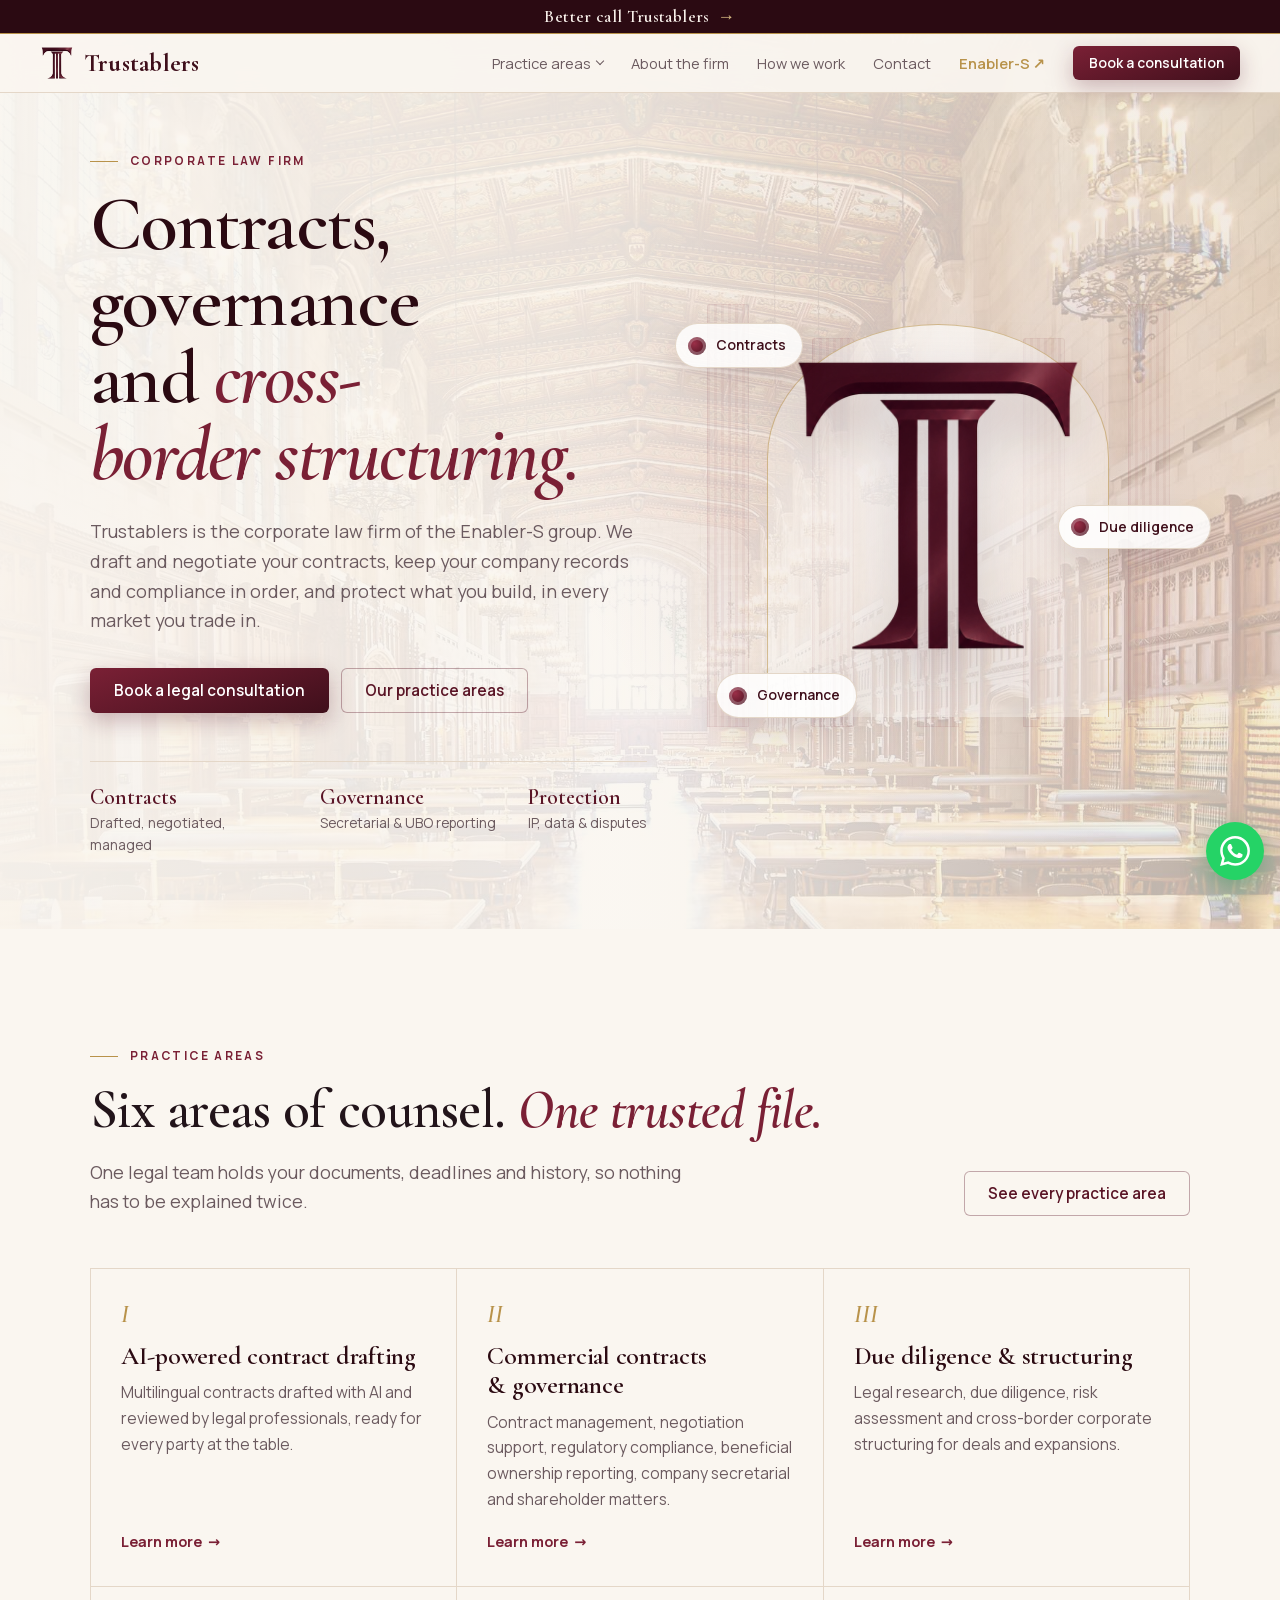
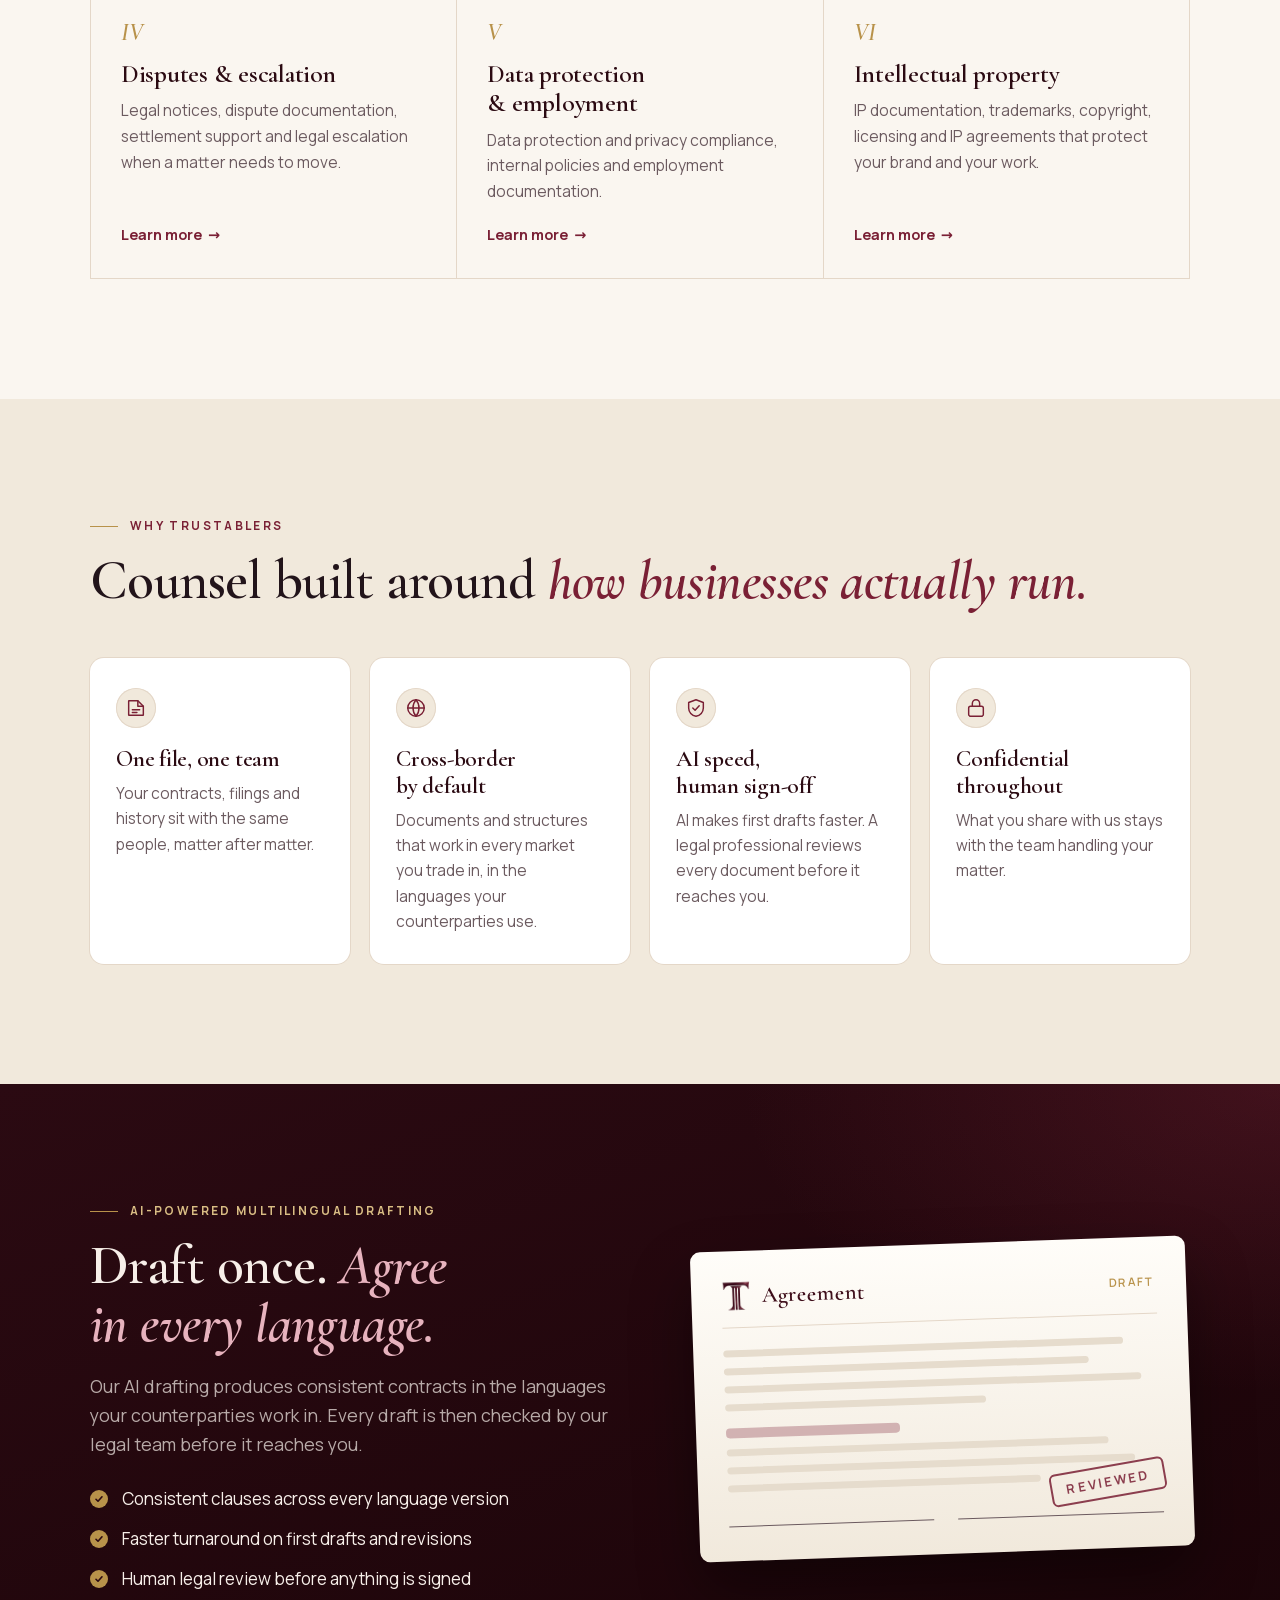
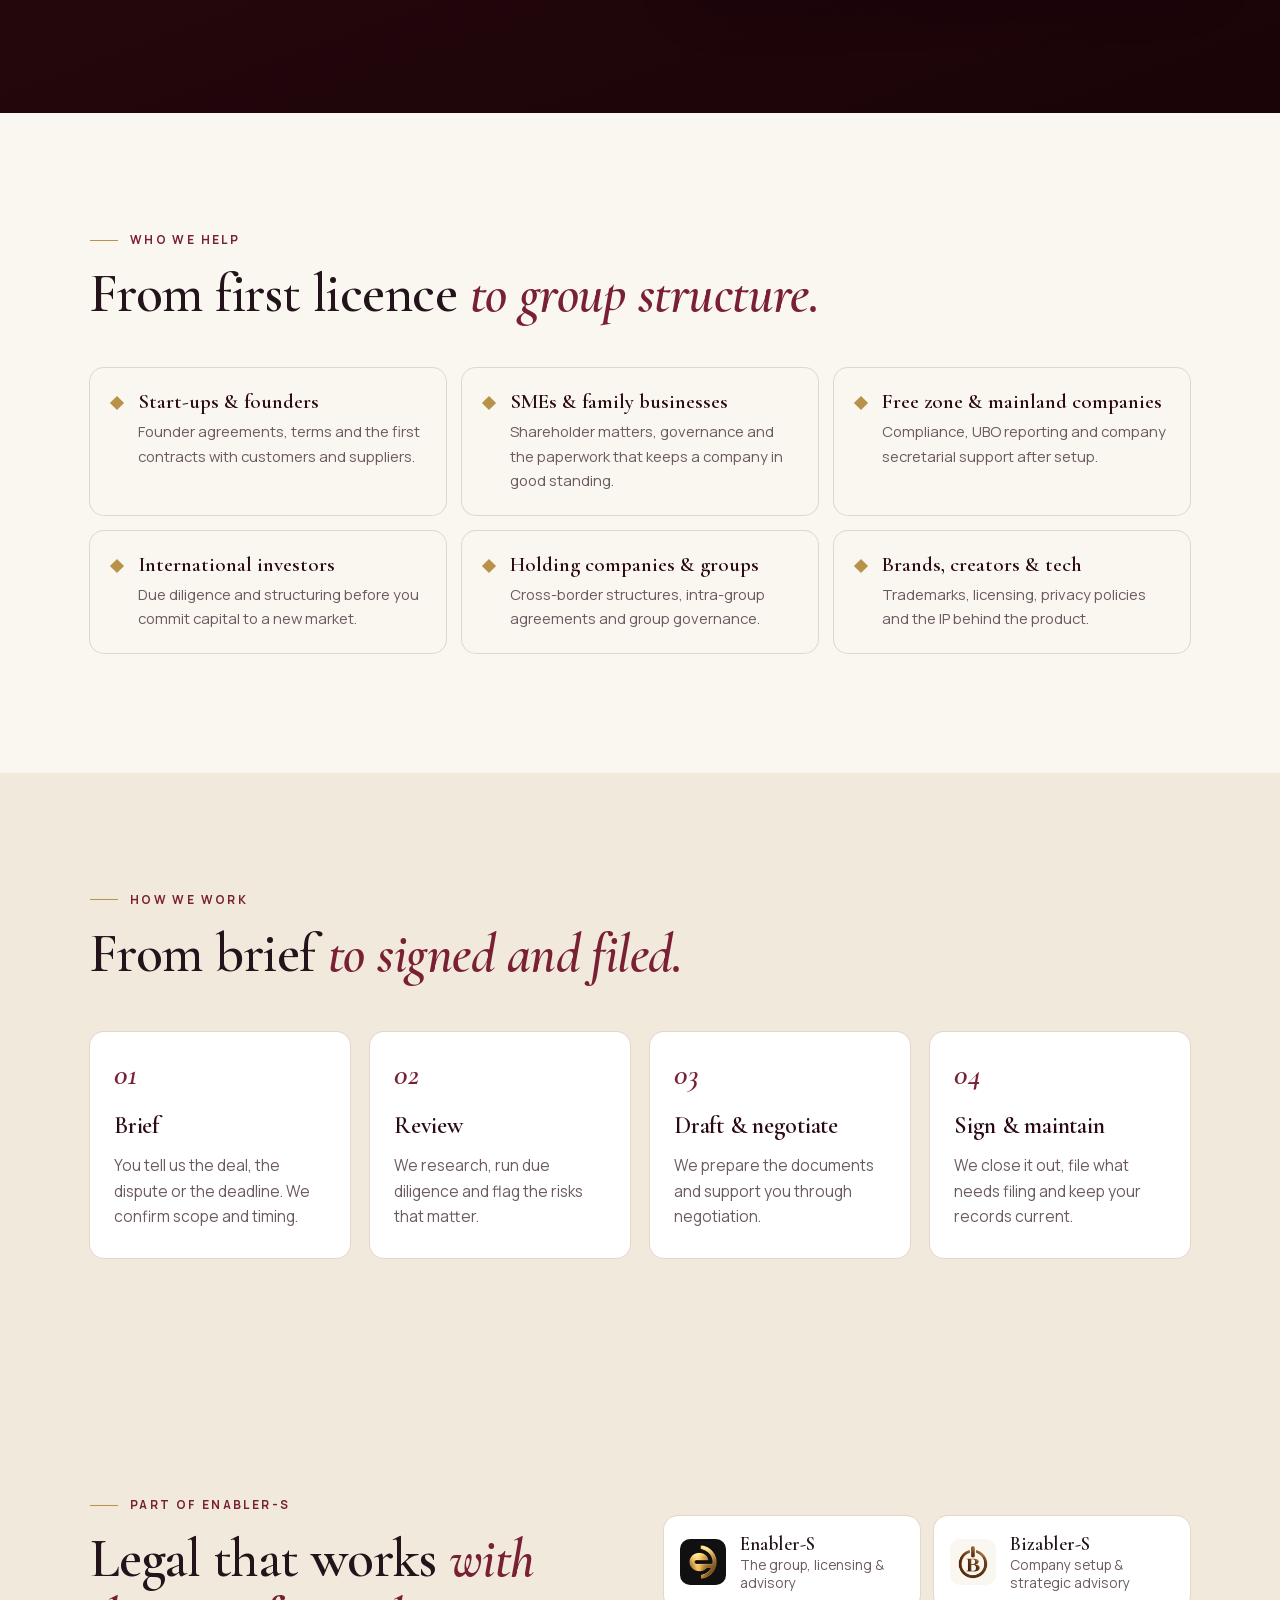
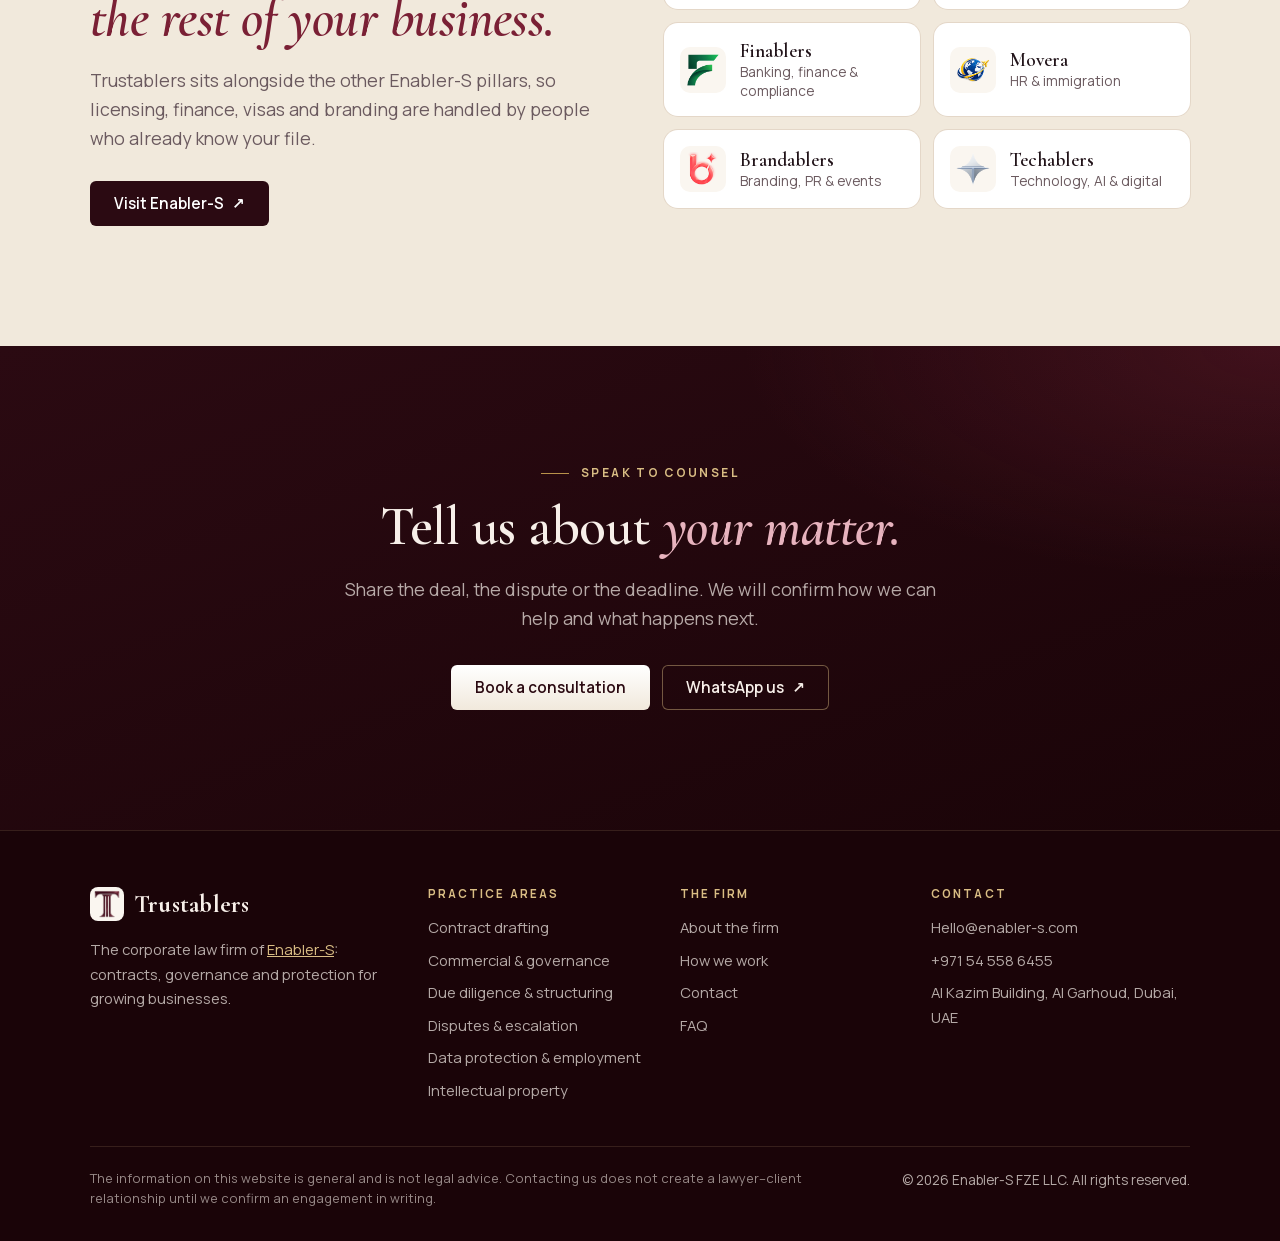
<file: index.html>
<!doctype html>
<html lang="en">
<head>
  <meta charset="utf-8">
  <meta name="viewport" content="width=device-width, initial-scale=1, viewport-fit=cover">
  <title>Trustablers | Corporate Law Firm by Enabler-S</title>
  <meta name="description" content="Trustablers is a corporate law firm and part of Enabler-S: multilingual contract drafting, commercial contracts and governance, due diligence, disputes, data protection and IP for businesses in the UAE and across borders.">
  <link rel="canonical" href="https://trustablers.vercel.app/">
  <meta property="og:type" content="website">
  <meta property="og:site_name" content="Trustablers">
  <meta property="og:title" content="Trustablers | Corporate Law Firm by Enabler-S">
  <meta property="og:description" content="Multilingual contract drafting, commercial contracts and governance, due diligence, disputes, data protection and IP for businesses in the UAE and across borders.">
  <meta property="og:url" content="https://trustablers.vercel.app/">
  <meta property="og:image" content="https://trustablers.vercel.app/assets/og.jpg">
  <meta property="og:image:width" content="1200">
  <meta property="og:image:height" content="630">
  <meta name="twitter:card" content="summary_large_image">
  <meta name="theme-color" content="#2b0a12">
  <link rel="icon" href="assets/trustablers-mark.png" type="image/png">
  <!-- Fonts are self-hosted (fonts/fonts.css) so the page never waits on Google -->
  <link rel="preload" href="fonts/files/manrope-normal-latin-814019.woff2" as="font" type="font/woff2" crossorigin>
  <link rel="preload" href="fonts/files/cormorant-garamond-normal-latin-e99b45.woff2" as="font" type="font/woff2" crossorigin>
  <link rel="stylesheet" href="fonts/fonts.css">
  <link rel="stylesheet" href="css/styles.css">
  <script src="js/main.js" defer></script>
</head>
<body class="has-strip">
  <a class="skip" href="#main">Skip to content</a>

  <a class="strip" href="contact.html">Better call Trustablers<span aria-hidden="true">→</span></a>

  <header class="top" id="top">
    <a class="brand" href="index.html" aria-label="Trustablers home">
      <img src="assets/trustablers-mark.png" alt="" width="256" height="256">
      <span>Trustablers</span>
    </a>
    <nav aria-label="Main">
      <button class="menu-toggle" type="button" aria-expanded="false" aria-controls="menu">Menu</button>
      <ul id="menu">
        <li class="has-sub">
          <details class="nav-sub">
            <summary>Practice areas</summary>
            <ol class="sub">
              <li><a href="practice-areas.html#drafting"><span>I</span>Contract drafting</a></li>
              <li><a href="practice-areas.html#commercial"><span>II</span>Commercial &amp; governance</a></li>
              <li><a href="practice-areas.html#diligence"><span>III</span>Due diligence &amp; structuring</a></li>
              <li><a href="practice-areas.html#disputes"><span>IV</span>Disputes &amp; escalation</a></li>
              <li><a href="practice-areas.html#privacy"><span>V</span>Data protection &amp; employment</a></li>
              <li><a href="practice-areas.html#ip"><span>VI</span>Intellectual property</a></li>
              <li class="all"><a href="practice-areas.html">All practice areas</a></li>
            </ol>
          </details>
        </li>
        <li><a href="about.html">About the firm</a></li>
        <li><a href="index.html#process">How we work</a></li>
        <li><a href="contact.html">Contact</a></li>
        <li><a href="https://enabler-s.vercel.app/" data-link="enabler" class="parent">Enabler-S <span aria-hidden="true">↗</span></a></li>
        <li><a class="btn btn-wine btn-sm" href="contact.html">Book a consultation</a></li>
      </ul>
    </nav>
  </header>

  <main id="main">
    <!-- Hero: ivory ground with the column-T mark standing among faint fluted columns -->
    <section class="hero">
      <div class="hero-copy">
        <p class="eyebrow">Corporate Law Firm</p>
        <h1>Contracts, governance and <em>cross-border structuring.</em></h1>
        <p class="lede">Trustablers is the corporate law firm of the Enabler-S group. We draft and negotiate your contracts, keep your company records and compliance in order, and protect what you build, in every market you trade in.</p>
        <div class="actions">
          <a class="btn btn-wine" href="contact.html">Book a legal consultation</a>
          <a class="btn btn-outline" href="practice-areas.html">Our practice areas</a>
        </div>
        <ul class="proof">
          <li><b>Contracts</b><span>Drafted, negotiated, managed</span></li>
          <li><b>Governance</b><span>Secretarial &amp; UBO reporting</span></li>
          <li><b>Protection</b><span>IP, data &amp; disputes</span></li>
        </ul>
      </div>

      <div class="hero-art" aria-hidden="true">
        <div class="columns"><i></i><i></i><i></i><i></i><i></i></div>
        <div class="arch"></div>
        <img class="mark" src="assets/trustablers-mark-lg.png" alt="" width="640" height="640">
        <div class="seal s1"><span>Contracts</span></div>
        <div class="seal s2"><span>Due diligence</span></div>
        <div class="seal s3"><span>Governance</span></div>
      </div>
    </section>

    <!-- Practice areas: the six Trustablers services, each linking to its detail on practice-areas.html -->
    <section class="section" id="practice">
      <div class="wrap">
        <div class="head-row">
          <div>
            <p class="eyebrow">Practice areas</p>
            <h2>Six areas of counsel. <em>One trusted file.</em></h2>
            <p class="section-lede">One legal team holds your documents, deadlines and history, so nothing has to be explained twice.</p>
          </div>
          <a class="btn btn-outline" href="practice-areas.html">See every practice area</a>
        </div>
        <div class="areas">
          <article class="area reveal">
            <span class="num">I</span>
            <h3>AI-powered contract drafting</h3>
            <p>Multilingual contracts drafted with AI and reviewed by legal professionals, ready for every party at the table.</p>
            <a class="more" href="practice-areas.html#drafting">Learn more</a>
          </article>
          <article class="area reveal">
            <span class="num">II</span>
            <h3>Commercial contracts &amp; governance</h3>
            <p>Contract management, negotiation support, regulatory compliance, beneficial ownership reporting, company secretarial and shareholder matters.</p>
            <a class="more" href="practice-areas.html#commercial">Learn more</a>
          </article>
          <article class="area reveal">
            <span class="num">III</span>
            <h3>Due diligence &amp; structuring</h3>
            <p>Legal research, due diligence, risk assessment and cross-border corporate structuring for deals and expansions.</p>
            <a class="more" href="practice-areas.html#diligence">Learn more</a>
          </article>
          <article class="area reveal">
            <span class="num">IV</span>
            <h3>Disputes &amp; escalation</h3>
            <p>Legal notices, dispute documentation, settlement support and legal escalation when a matter needs to move.</p>
            <a class="more" href="practice-areas.html#disputes">Learn more</a>
          </article>
          <article class="area reveal">
            <span class="num">V</span>
            <h3>Data protection &amp; employment</h3>
            <p>Data protection and privacy compliance, internal policies and employment documentation.</p>
            <a class="more" href="practice-areas.html#privacy">Learn more</a>
          </article>
          <article class="area reveal">
            <span class="num">VI</span>
            <h3>Intellectual property</h3>
            <p>IP documentation, trademarks, copyright, licensing and IP agreements that protect your brand and your work.</p>
            <a class="more" href="practice-areas.html#ip">Learn more</a>
          </article>
        </div>
      </div>
    </section>

    <!-- Why Trustablers -->
    <section class="section alt">
      <div class="wrap">
        <p class="eyebrow">Why Trustablers</p>
        <h2>Counsel built around <em>how businesses actually run.</em></h2>
        <ul class="values">
          <li class="value reveal">
            <svg viewBox="0 0 24 24" fill="none" stroke="currentColor" stroke-width="1.6" stroke-linecap="round" stroke-linejoin="round" aria-hidden="true"><path d="M4 4h10l6 6v10H4z"/><path d="M14 4v6h6M8 14h8M8 17h5"/></svg>
            <h3>One file, one team</h3>
            <p>Your contracts, filings and history sit with the same people, matter after matter.</p>
          </li>
          <li class="value reveal">
            <svg viewBox="0 0 24 24" fill="none" stroke="currentColor" stroke-width="1.6" stroke-linecap="round" stroke-linejoin="round" aria-hidden="true"><circle cx="12" cy="12" r="9"/><path d="M3 12h18M12 3a14 14 0 0 1 0 18M12 3a14 14 0 0 0 0 18"/></svg>
            <h3>Cross-border by default</h3>
            <p>Documents and structures that work in every market you trade in, in the languages your counterparties use.</p>
          </li>
          <li class="value reveal">
            <svg viewBox="0 0 24 24" fill="none" stroke="currentColor" stroke-width="1.6" stroke-linecap="round" stroke-linejoin="round" aria-hidden="true"><path d="M12 3l8 3v6c0 4.5-3.4 8.3-8 9-4.6-.7-8-4.5-8-9V6z"/><path d="M8.5 12l2.5 2.5 4.5-5"/></svg>
            <h3>AI speed, human sign-off</h3>
            <p>AI makes first drafts faster. A legal professional reviews every document before it reaches you.</p>
          </li>
          <li class="value reveal">
            <svg viewBox="0 0 24 24" fill="none" stroke="currentColor" stroke-width="1.6" stroke-linecap="round" stroke-linejoin="round" aria-hidden="true"><rect x="4" y="10" width="16" height="11" rx="2"/><path d="M8 10V7a4 4 0 0 1 8 0v3"/></svg>
            <h3>Confidential throughout</h3>
            <p>What you share with us stays with the team handling your matter.</p>
          </li>
        </ul>
      </div>
    </section>

    <!-- AI drafting feature -->
    <section class="section dark" id="drafting">
      <div class="wrap drafting">
        <div>
          <p class="eyebrow light">AI-powered multilingual drafting</p>
          <h2>Draft once. <em>Agree in every language.</em></h2>
          <p class="section-lede light">Our AI drafting produces consistent contracts in the languages your counterparties work in. Every draft is then checked by our legal team before it reaches you.</p>
          <ul class="ticks">
            <li>Consistent clauses across every language version</li>
            <li>Faster turnaround on first drafts and revisions</li>
            <li>Human legal review before anything is signed</li>
          </ul>
        </div>
        <div class="doc reveal" aria-hidden="true">
          <div class="doc-head"><img src="assets/trustablers-mark.png" alt="" width="256" height="256"><span>Agreement</span><em>Draft</em></div>
          <div class="doc-lines">
            <i style="width:92%"></i><i style="width:84%"></i><i style="width:96%"></i><i style="width:60%"></i>
            <b></b>
            <i style="width:88%"></i><i style="width:94%"></i><i style="width:72%"></i>
          </div>
          <div class="doc-sign"><span></span><span></span></div>
          <div class="stamp">Reviewed</div>
        </div>
      </div>
    </section>

    <!-- Who we help -->
    <section class="section">
      <div class="wrap">
        <p class="eyebrow">Who we help</p>
        <h2>From first licence <em>to group structure.</em></h2>
        <ul class="clients">
          <li class="reveal"><i></i><div><b>Start-ups &amp; founders</b><span>Founder agreements, terms and the first contracts with customers and suppliers.</span></div></li>
          <li class="reveal"><i></i><div><b>SMEs &amp; family businesses</b><span>Shareholder matters, governance and the paperwork that keeps a company in good standing.</span></div></li>
          <li class="reveal"><i></i><div><b>Free zone &amp; mainland companies</b><span>Compliance, UBO reporting and company secretarial support after setup.</span></div></li>
          <li class="reveal"><i></i><div><b>International investors</b><span>Due diligence and structuring before you commit capital to a new market.</span></div></li>
          <li class="reveal"><i></i><div><b>Holding companies &amp; groups</b><span>Cross-border structures, intra-group agreements and group governance.</span></div></li>
          <li class="reveal"><i></i><div><b>Brands, creators &amp; tech</b><span>Trademarks, licensing, privacy policies and the IP behind the product.</span></div></li>
        </ul>
      </div>
    </section>

    <!-- Process -->
    <section class="section alt" id="process">
      <div class="wrap">
        <p class="eyebrow">How we work</p>
        <h2>From brief <em>to signed and filed.</em></h2>
        <ol class="steps">
          <li class="reveal"><span class="n">01</span><h3>Brief</h3><p>You tell us the deal, the dispute or the deadline. We confirm scope and timing.</p></li>
          <li class="reveal"><span class="n">02</span><h3>Review</h3><p>We research, run due diligence and flag the risks that matter.</p></li>
          <li class="reveal"><span class="n">03</span><h3>Draft &amp; negotiate</h3><p>We prepare the documents and support you through negotiation.</p></li>
          <li class="reveal"><span class="n">04</span><h3>Sign &amp; maintain</h3><p>We close it out, file what needs filing and keep your records current.</p></li>
        </ol>
      </div>
    </section>

    <!-- Ecosystem -->
    <section class="section eco">
      <div class="wrap eco-grid">
        <div>
          <p class="eyebrow">Part of Enabler-S</p>
          <h2>Legal that works <em>with the rest of your business.</em></h2>
          <p class="section-lede">Trustablers sits alongside the other Enabler-S pillars, so licensing, finance, visas and branding are handled by people who already know your file.</p>
          <a class="btn btn-dark" href="https://enabler-s.vercel.app/" data-link="enabler">Visit Enabler-S <span aria-hidden="true">↗</span></a>
        </div>
        <ul class="eco-list">
          <li><a href="https://enabler-s.vercel.app/" data-link="enabler"><img class="on-dark" src="assets/logo-mark.png" alt="" width="408" height="512"><span><b>Enabler-S</b>The group, licensing &amp; advisory</span></a></li>
          <li><a href="https://bizablers.vercel.app/" data-link="bizablers"><img src="assets/bizablers-mark.png" alt="" width="256" height="256"><span><b>Bizabler-S</b>Company setup &amp; strategic advisory</span></a></li>
          <li><a href="https://finablers.vercel.app/" data-link="finablers"><img src="assets/finabler-mark.png" alt="" width="256" height="256"><span><b>Finablers</b>Banking, finance &amp; compliance</span></a></li>
          <li><a href="https://moveraglobal.com/" data-link="movera"><img src="assets/movera-mark.png" alt="" width="256" height="256"><span><b>Movera</b>HR &amp; immigration</span></a></li>
          <li><a href="https://brandora-s.vercel.app/" data-link="brandora"><img src="assets/brandora-mark.png" alt="" width="256" height="256"><span><b>Brandablers</b>Branding, PR &amp; events</span></a></li>
          <li><a href="https://techablers.vercel.app/" data-link="techablers"><img src="assets/techablers-mark.png" alt="" width="256" height="256"><span><b>Techablers</b>Technology, AI &amp; digital</span></a></li>
        </ul>
      </div>
    </section>

    <!-- Call to action -->
    <section class="section dark cta">
      <div class="wrap">
        <p class="eyebrow light">Speak to counsel</p>
        <h2>Tell us about <em>your matter.</em></h2>
        <p class="section-lede light">Share the deal, the dispute or the deadline. We will confirm how we can help and what happens next.</p>
        <div class="actions">
          <a class="btn btn-ivory" href="contact.html">Book a consultation</a>
          <a class="btn btn-line-light" href="https://wa.me/971545586455?text=Hello%20Trustablers%2C%20I%27d%20like%20to%20speak%20to%20counsel%20about%20a%20legal%20matter." target="_blank" rel="noopener">WhatsApp us <span aria-hidden="true">↗</span></a>
        </div>
      </div>
    </section>
  </main>

  <footer class="foot">
    <div class="wrap">
      <div class="foot-grid">
        <div>
          <a class="brand" href="index.html"><img src="assets/trustablers-mark.png" alt="" width="256" height="256"><span>Trustablers</span></a>
          <p class="foot-about">The corporate law firm of <a href="https://enabler-s.vercel.app/" data-link="enabler">Enabler-S</a>: contracts, governance and protection for growing businesses.</p>
        </div>
        <div>
          <h3>Practice areas</h3>
          <ul>
            <li><a href="practice-areas.html#drafting">Contract drafting</a></li>
            <li><a href="practice-areas.html#commercial">Commercial &amp; governance</a></li>
            <li><a href="practice-areas.html#diligence">Due diligence &amp; structuring</a></li>
            <li><a href="practice-areas.html#disputes">Disputes &amp; escalation</a></li>
            <li><a href="practice-areas.html#privacy">Data protection &amp; employment</a></li>
            <li><a href="practice-areas.html#ip">Intellectual property</a></li>
          </ul>
        </div>
        <div>
          <h3>The firm</h3>
          <ul>
            <li><a href="about.html">About the firm</a></li>
            <li><a href="index.html#process">How we work</a></li>
            <li><a href="contact.html">Contact</a></li>
            <li><a href="contact.html#faq">FAQ</a></li>
          </ul>
        </div>
        <div>
          <h3>Contact</h3>
          <ul>
            <li><a href="mailto:Hello@enabler-s.com">Hello@enabler-s.com</a></li>
            <li><a href="tel:+971545586455">+971 54 558 6455</a></li>
            <li>Al Kazim Building, Al Garhoud, Dubai, UAE</li>
          </ul>
        </div>
      </div>
      <div class="foot-base">
        <p class="disclaimer">The information on this website is general and is not legal advice. Contacting us does not create a lawyer–client relationship until we confirm an engagement in writing.</p>
        <p class="fine">© <span id="year"></span> Enabler-S FZE LLC. All rights reserved.</p>
      </div>
    </div>
  </footer>
  <!-- Floating WhatsApp chat button (same number as the contact page) -->
  <a class="wa-float" href="https://wa.me/971545586455?text=Hello%20Trustablers%2C%20I%27d%20like%20to%20speak%20to%20counsel%20about%20a%20legal%20matter." target="_blank" rel="noopener" aria-label="Chat with Trustablers on WhatsApp">
    <svg viewBox="0 0 24 24" aria-hidden="true"><path d="M17.472 14.382c-.297-.149-1.758-.867-2.030-.967-.273-.099-.471-.148-.67.15-.197.297-.767.966-.94 1.164-.173.199-.347.223-.644.075-.297-.15-1.255-.463-2.390-1.475-.883-.788-1.480-1.761-1.653-2.059-.173-.297-.018-.458.130-.606.134-.133.298-.347.446-.52.149-.174.198-.298.298-.497.099-.198.05-.371-.025-.52-.075-.149-.669-1.612-.916-2.207-.242-.579-.487-.5-.669-.51-.173-.008-.371-.01-.57-.01-.198 0-.52.074-.792.372-.272.297-1.040 1.016-1.040 2.479 0 1.462 1.065 2.875 1.213 3.074.149.198 2.096 3.200 5.077 4.487.709.306 1.262.489 1.694.625.712.227 1.360.195 1.871.118.571-.085 1.758-.719 2.006-1.413.248-.694.248-1.289.173-1.413-.074-.124-.272-.198-.57-.347m-5.421 7.403h-.004a9.870 9.870 0 01-5.031-1.378l-.361-.214-3.741.982.998-3.648-.235-.374a9.860 9.860 0 01-1.510-5.260c.001-5.450 4.436-9.884 9.888-9.884 2.640 0 5.122 1.030 6.988 2.898a9.825 9.825 0 012.893 6.994c-.003 5.450-4.437 9.884-9.885 9.884m8.413-18.297A11.815 11.815 0 0012.050 0C5.495 0 .16 5.335.157 11.892c0 2.096.547 4.142 1.588 5.945L.057 24l6.305-1.654a11.882 11.882 0 005.683 1.448h.005c6.554 0 11.890-5.335 11.893-11.893a11.821 11.821 0 00-3.480-8.413z"/></svg>
    <span>Chat on WhatsApp</span>
  </a>
</body>
</html>
</file>
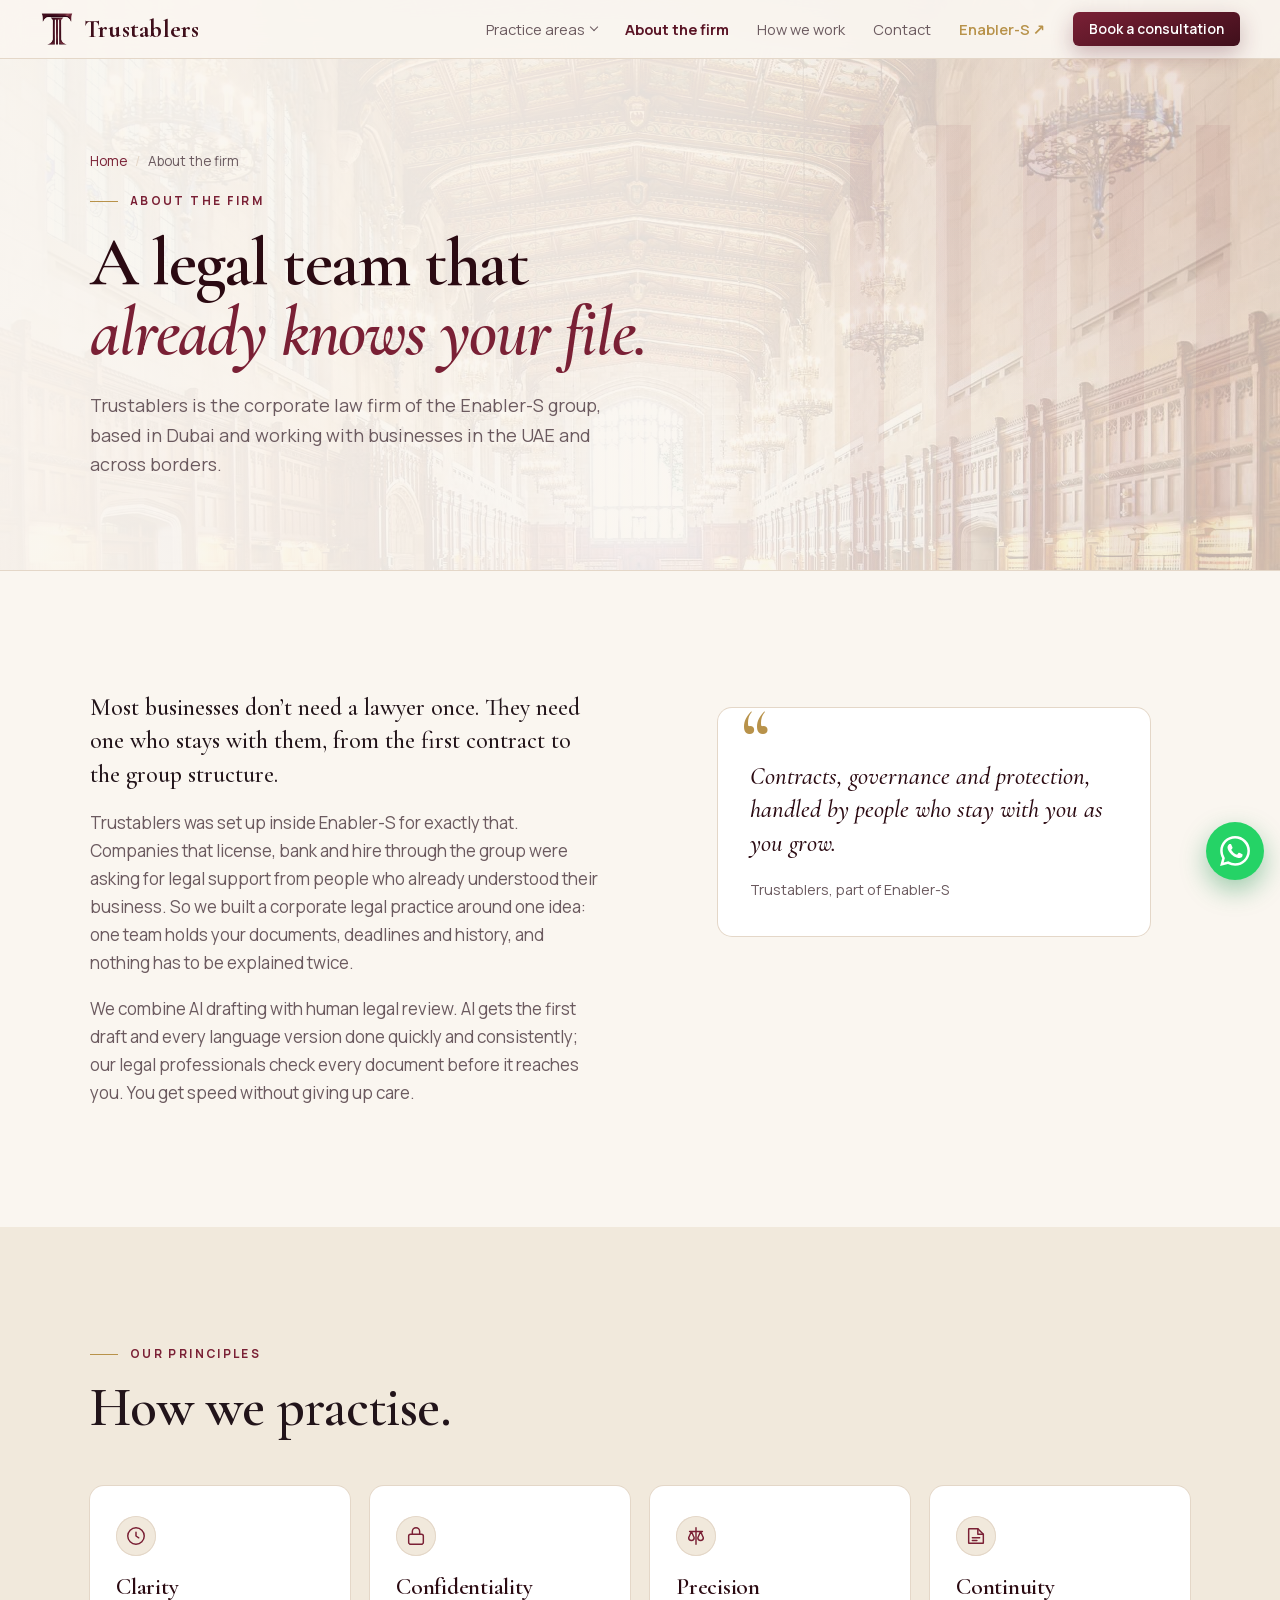
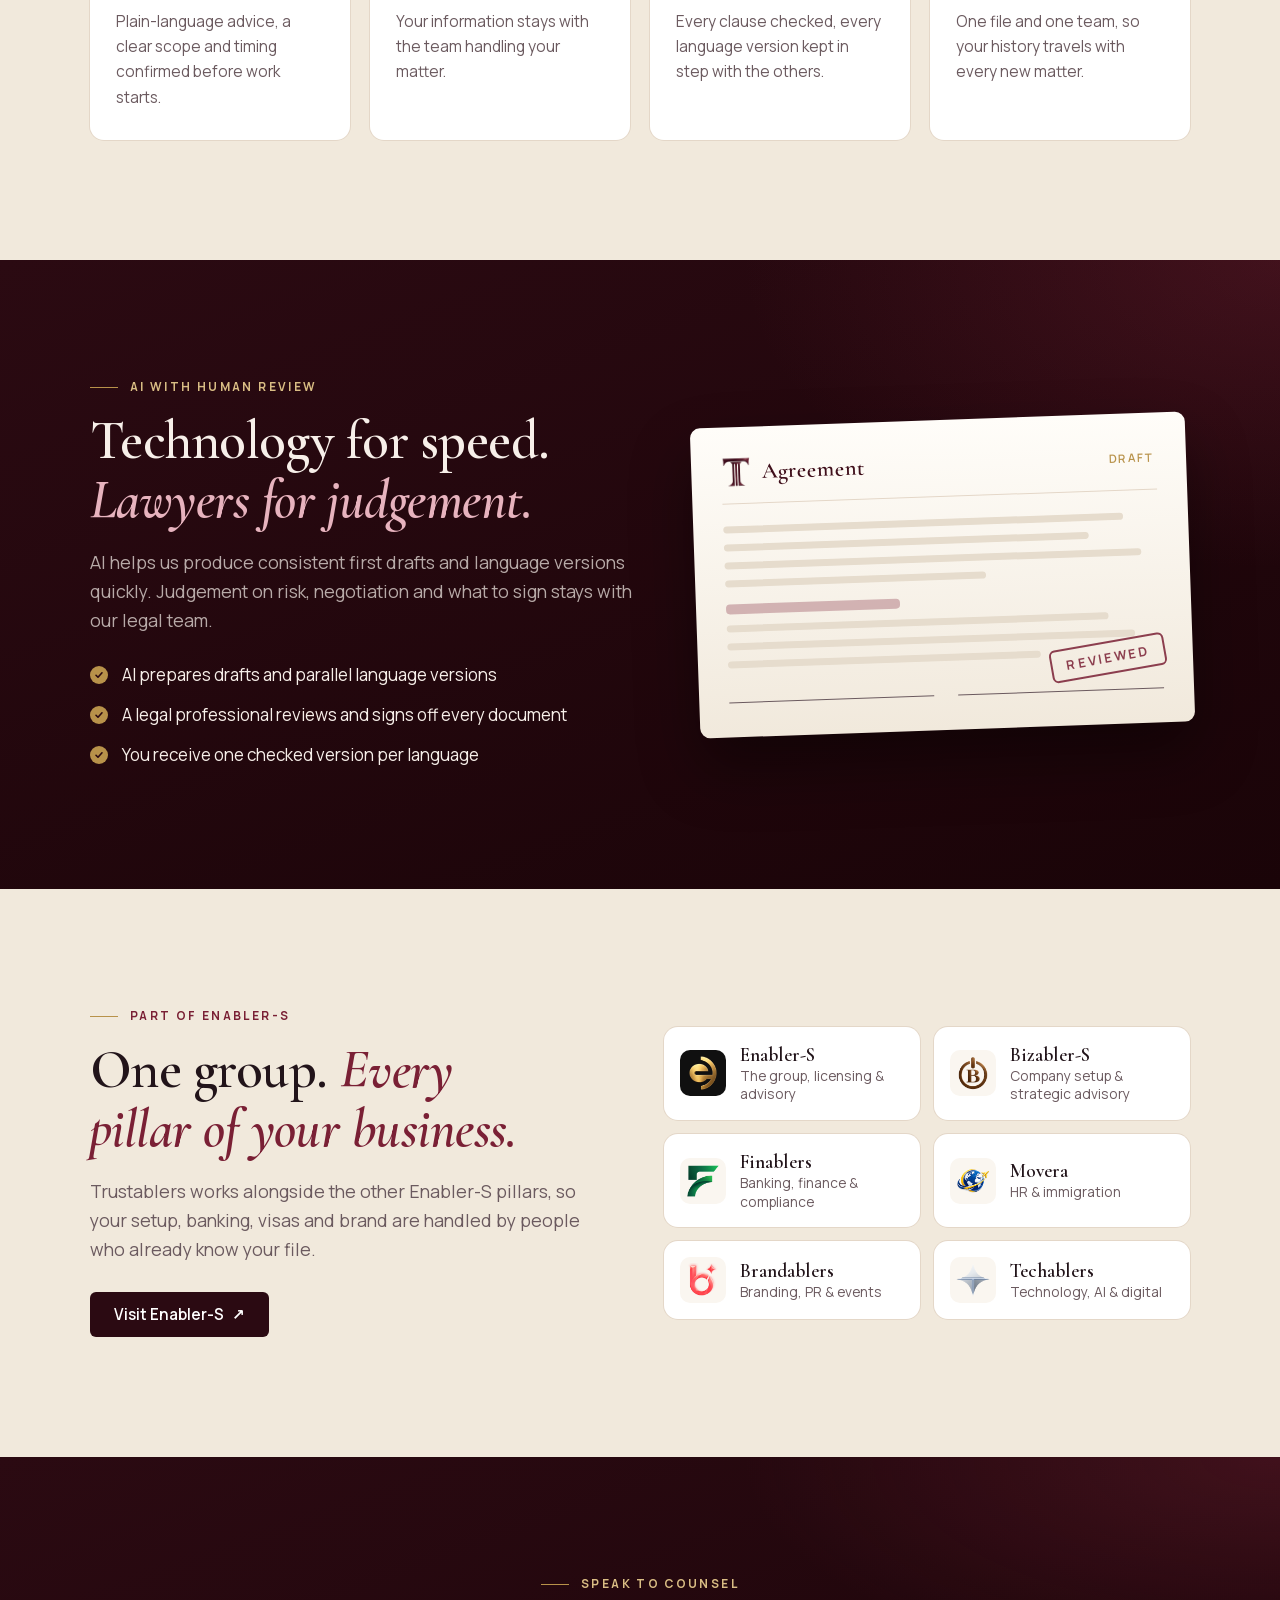
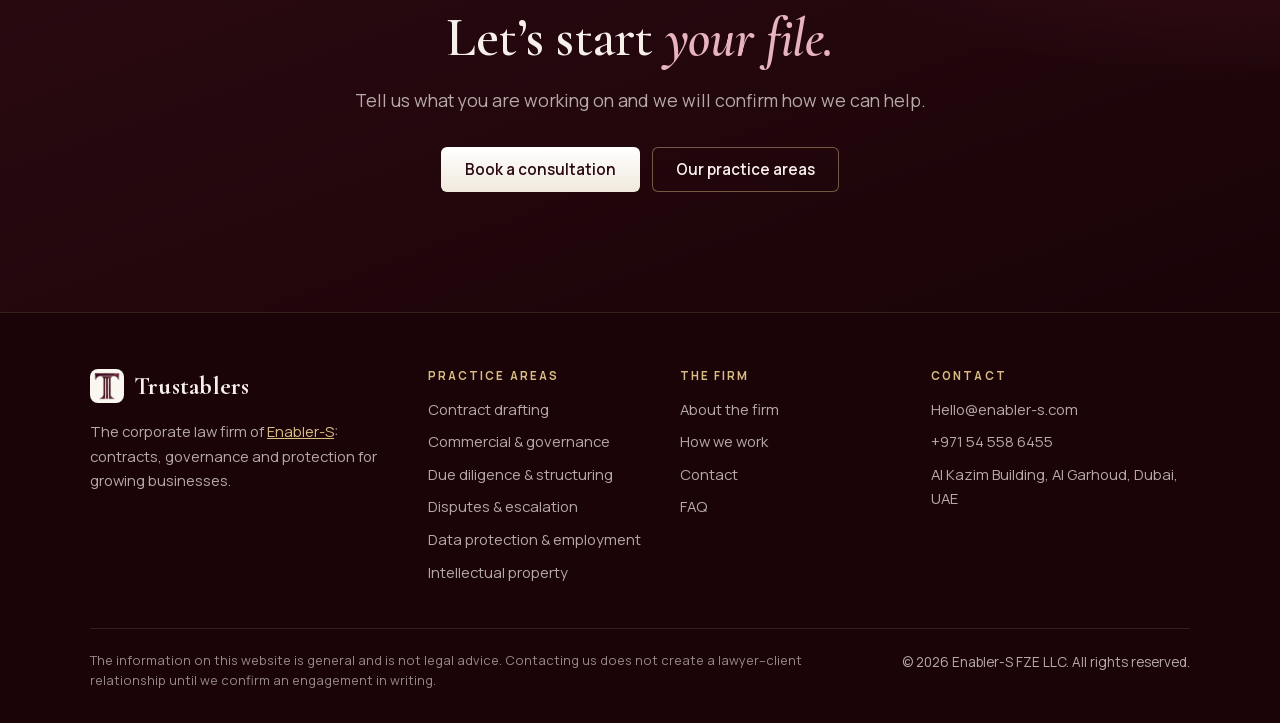
<file: about.html>
<!doctype html>
<html lang="en">
<head>
  <meta charset="utf-8">
  <meta name="viewport" content="width=device-width, initial-scale=1, viewport-fit=cover">
  <title>About the Firm | Trustablers</title>
  <meta name="description" content="Trustablers is the corporate law firm of the Enabler-S group in Dubai: one legal team that holds your documents, deadlines and history, with AI drafting and human legal review.">
  <link rel="canonical" href="https://trustablers.vercel.app/about">
  <meta property="og:type" content="website">
  <meta property="og:site_name" content="Trustablers">
  <meta property="og:title" content="About the Firm | Trustablers">
  <meta property="og:description" content="Trustablers is the corporate law firm of the Enabler-S group in Dubai: one legal team that holds your documents, deadlines and history, with AI drafting and human legal review.">
  <meta property="og:url" content="https://trustablers.vercel.app/about">
  <meta property="og:image" content="https://trustablers.vercel.app/assets/og.jpg">
  <meta property="og:image:width" content="1200">
  <meta property="og:image:height" content="630">
  <meta name="twitter:card" content="summary_large_image">
  <meta name="theme-color" content="#2b0a12">
  <link rel="icon" href="assets/trustablers-mark.png" type="image/png">
  <!-- Fonts are self-hosted (fonts/fonts.css) so the page never waits on Google -->
  <link rel="preload" href="fonts/files/manrope-normal-latin-814019.woff2" as="font" type="font/woff2" crossorigin>
  <link rel="preload" href="fonts/files/cormorant-garamond-normal-latin-e99b45.woff2" as="font" type="font/woff2" crossorigin>
  <link rel="stylesheet" href="fonts/fonts.css">
  <link rel="stylesheet" href="css/styles.css">
  <script src="js/main.js" defer></script>
</head>
<body>
  <a class="skip" href="#main">Skip to content</a>

  <header class="top" id="top">
    <a class="brand" href="index.html" aria-label="Trustablers home">
      <img src="assets/trustablers-mark.png" alt="" width="256" height="256">
      <span>Trustablers</span>
    </a>
    <nav aria-label="Main">
      <button class="menu-toggle" type="button" aria-expanded="false" aria-controls="menu">Menu</button>
      <ul id="menu">
        <li class="has-sub">
          <details class="nav-sub">
            <summary>Practice areas</summary>
            <ol class="sub">
              <li><a href="practice-areas.html#drafting"><span>I</span>Contract drafting</a></li>
              <li><a href="practice-areas.html#commercial"><span>II</span>Commercial &amp; governance</a></li>
              <li><a href="practice-areas.html#diligence"><span>III</span>Due diligence &amp; structuring</a></li>
              <li><a href="practice-areas.html#disputes"><span>IV</span>Disputes &amp; escalation</a></li>
              <li><a href="practice-areas.html#privacy"><span>V</span>Data protection &amp; employment</a></li>
              <li><a href="practice-areas.html#ip"><span>VI</span>Intellectual property</a></li>
              <li class="all"><a href="practice-areas.html">All practice areas</a></li>
            </ol>
          </details>
        </li>
        <li><a href="about.html" aria-current="page">About the firm</a></li>
        <li><a href="index.html#process">How we work</a></li>
        <li><a href="contact.html">Contact</a></li>
        <li><a href="https://enabler-s.vercel.app/" data-link="enabler" class="parent">Enabler-S <span aria-hidden="true">↗</span></a></li>
        <li><a class="btn btn-wine btn-sm" href="contact.html">Book a consultation</a></li>
      </ul>
    </nav>
  </header>

  <main id="main">
    <section class="page-hero">
      <div class="wrap">
        <nav class="crumbs" aria-label="Breadcrumb"><a href="index.html">Home</a><span aria-current="page">About the firm</span></nav>
        <p class="eyebrow">About the firm</p>
        <h1>A legal team that <em>already knows your file.</em></h1>
        <p class="lede">Trustablers is the corporate law firm of the Enabler-S group, based in Dubai and working with businesses in the UAE and across borders.</p>
      </div>
    </section>

    <section class="section">
      <div class="wrap split">
        <div class="prose">
          <p>Most businesses don&rsquo;t need a lawyer once. They need one who stays with them, from the first contract to the group structure.</p>
          <p>Trustablers was set up inside Enabler-S for exactly that. Companies that license, bank and hire through the group were asking for legal support from people who already understood their business. So we built a corporate legal practice around one idea: one team holds your documents, deadlines and history, and nothing has to be explained twice.</p>
          <p>We combine AI drafting with human legal review. AI gets the first draft and every language version done quickly and consistently; our legal professionals check every document before it reaches you. You get speed without giving up care.</p>
        </div>
        <figure class="pull reveal">
          <blockquote>Contracts, governance and protection, handled by people who stay with you as you grow.</blockquote>
          <p>Trustablers, part of Enabler-S</p>
        </figure>
      </div>
    </section>

    <!-- Principles -->
    <section class="section alt">
      <div class="wrap">
        <p class="eyebrow">Our principles</p>
        <h2>How we practise.</h2>
        <ul class="values">
          <li class="value reveal">
            <svg viewBox="0 0 24 24" fill="none" stroke="currentColor" stroke-width="1.6" stroke-linecap="round" stroke-linejoin="round" aria-hidden="true"><circle cx="12" cy="12" r="9"/><path d="M12 8v4l3 2"/></svg>
            <h3>Clarity</h3>
            <p>Plain-language advice, a clear scope and timing confirmed before work starts.</p>
          </li>
          <li class="value reveal">
            <svg viewBox="0 0 24 24" fill="none" stroke="currentColor" stroke-width="1.6" stroke-linecap="round" stroke-linejoin="round" aria-hidden="true"><rect x="4" y="10" width="16" height="11" rx="2"/><path d="M8 10V7a4 4 0 0 1 8 0v3"/></svg>
            <h3>Confidentiality</h3>
            <p>Your information stays with the team handling your matter.</p>
          </li>
          <li class="value reveal">
            <svg viewBox="0 0 24 24" fill="none" stroke="currentColor" stroke-width="1.6" stroke-linecap="round" stroke-linejoin="round" aria-hidden="true"><path d="M12 3v18M5 7h14M7 7l-3 7a3 3 0 0 0 6 0zM17 7l-3 7a3 3 0 0 0 6 0z"/></svg>
            <h3>Precision</h3>
            <p>Every clause checked, every language version kept in step with the others.</p>
          </li>
          <li class="value reveal">
            <svg viewBox="0 0 24 24" fill="none" stroke="currentColor" stroke-width="1.6" stroke-linecap="round" stroke-linejoin="round" aria-hidden="true"><path d="M4 4h10l6 6v10H4z"/><path d="M14 4v6h6M8 14h8M8 17h5"/></svg>
            <h3>Continuity</h3>
            <p>One file and one team, so your history travels with every new matter.</p>
          </li>
        </ul>
      </div>
    </section>

    <!-- How AI fits -->
    <section class="section dark">
      <div class="wrap drafting">
        <div>
          <p class="eyebrow light">AI with human review</p>
          <h2>Technology for speed. <em>Lawyers for judgement.</em></h2>
          <p class="section-lede light">AI helps us produce consistent first drafts and language versions quickly. Judgement on risk, negotiation and what to sign stays with our legal team.</p>
          <ul class="ticks">
            <li>AI prepares drafts and parallel language versions</li>
            <li>A legal professional reviews and signs off every document</li>
            <li>You receive one checked version per language</li>
          </ul>
        </div>
        <div class="doc reveal" aria-hidden="true">
          <div class="doc-head"><img src="assets/trustablers-mark.png" alt="" width="256" height="256"><span>Agreement</span><em>Draft</em></div>
          <div class="doc-lines">
            <i style="width:92%"></i><i style="width:84%"></i><i style="width:96%"></i><i style="width:60%"></i>
            <b></b>
            <i style="width:88%"></i><i style="width:94%"></i><i style="width:72%"></i>
          </div>
          <div class="doc-sign"><span></span><span></span></div>
          <div class="stamp">Reviewed</div>
        </div>
      </div>
    </section>

    <!-- Ecosystem -->
    <section class="section eco">
      <div class="wrap eco-grid">
        <div>
          <p class="eyebrow">Part of Enabler-S</p>
          <h2>One group. <em>Every pillar of your business.</em></h2>
          <p class="section-lede">Trustablers works alongside the other Enabler-S pillars, so your setup, banking, visas and brand are handled by people who already know your file.</p>
          <a class="btn btn-dark" href="https://enabler-s.vercel.app/" data-link="enabler">Visit Enabler-S <span aria-hidden="true">↗</span></a>
        </div>
        <ul class="eco-list">
          <li><a href="https://enabler-s.vercel.app/" data-link="enabler"><img class="on-dark" src="assets/logo-mark.png" alt="" width="408" height="512"><span><b>Enabler-S</b>The group, licensing &amp; advisory</span></a></li>
          <li><a href="https://bizablers.vercel.app/" data-link="bizablers"><img src="assets/bizablers-mark.png" alt="" width="256" height="256"><span><b>Bizabler-S</b>Company setup &amp; strategic advisory</span></a></li>
          <li><a href="https://finablers.vercel.app/" data-link="finablers"><img src="assets/finabler-mark.png" alt="" width="256" height="256"><span><b>Finablers</b>Banking, finance &amp; compliance</span></a></li>
          <li><a href="https://moveraglobal.com/" data-link="movera"><img src="assets/movera-mark.png" alt="" width="256" height="256"><span><b>Movera</b>HR &amp; immigration</span></a></li>
          <li><a href="https://brandora-s.vercel.app/" data-link="brandora"><img src="assets/brandora-mark.png" alt="" width="256" height="256"><span><b>Brandablers</b>Branding, PR &amp; events</span></a></li>
          <li><a href="https://techablers.vercel.app/" data-link="techablers"><img src="assets/techablers-mark.png" alt="" width="256" height="256"><span><b>Techablers</b>Technology, AI &amp; digital</span></a></li>
        </ul>
      </div>
    </section>

    <!-- Call to action -->
    <section class="section dark cta">
      <div class="wrap">
        <p class="eyebrow light">Speak to counsel</p>
        <h2>Let&rsquo;s start <em>your file.</em></h2>
        <p class="section-lede light">Tell us what you are working on and we will confirm how we can help.</p>
        <div class="actions">
          <a class="btn btn-ivory" href="contact.html">Book a consultation</a>
          <a class="btn btn-line-light" href="practice-areas.html">Our practice areas</a>
        </div>
      </div>
    </section>
  </main>

  <footer class="foot">
    <div class="wrap">
      <div class="foot-grid">
        <div>
          <a class="brand" href="index.html"><img src="assets/trustablers-mark.png" alt="" width="256" height="256"><span>Trustablers</span></a>
          <p class="foot-about">The corporate law firm of <a href="https://enabler-s.vercel.app/" data-link="enabler">Enabler-S</a>: contracts, governance and protection for growing businesses.</p>
        </div>
        <div>
          <h3>Practice areas</h3>
          <ul>
            <li><a href="practice-areas.html#drafting">Contract drafting</a></li>
            <li><a href="practice-areas.html#commercial">Commercial &amp; governance</a></li>
            <li><a href="practice-areas.html#diligence">Due diligence &amp; structuring</a></li>
            <li><a href="practice-areas.html#disputes">Disputes &amp; escalation</a></li>
            <li><a href="practice-areas.html#privacy">Data protection &amp; employment</a></li>
            <li><a href="practice-areas.html#ip">Intellectual property</a></li>
          </ul>
        </div>
        <div>
          <h3>The firm</h3>
          <ul>
            <li><a href="about.html">About the firm</a></li>
            <li><a href="index.html#process">How we work</a></li>
            <li><a href="contact.html">Contact</a></li>
            <li><a href="contact.html#faq">FAQ</a></li>
          </ul>
        </div>
        <div>
          <h3>Contact</h3>
          <ul>
            <li><a href="mailto:Hello@enabler-s.com">Hello@enabler-s.com</a></li>
            <li><a href="tel:+971545586455">+971 54 558 6455</a></li>
            <li>Al Kazim Building, Al Garhoud, Dubai, UAE</li>
          </ul>
        </div>
      </div>
      <div class="foot-base">
        <p class="disclaimer">The information on this website is general and is not legal advice. Contacting us does not create a lawyer–client relationship until we confirm an engagement in writing.</p>
        <p class="fine">© <span id="year"></span> Enabler-S FZE LLC. All rights reserved.</p>
      </div>
    </div>
  </footer>
  <!-- Floating WhatsApp chat button (same number as the contact page) -->
  <a class="wa-float" href="https://wa.me/971545586455?text=Hello%20Trustablers%2C%20I%27d%20like%20to%20speak%20to%20counsel%20about%20a%20legal%20matter." target="_blank" rel="noopener" aria-label="Chat with Trustablers on WhatsApp">
    <svg viewBox="0 0 24 24" aria-hidden="true"><path d="M17.472 14.382c-.297-.149-1.758-.867-2.030-.967-.273-.099-.471-.148-.67.15-.197.297-.767.966-.94 1.164-.173.199-.347.223-.644.075-.297-.15-1.255-.463-2.390-1.475-.883-.788-1.480-1.761-1.653-2.059-.173-.297-.018-.458.130-.606.134-.133.298-.347.446-.52.149-.174.198-.298.298-.497.099-.198.05-.371-.025-.52-.075-.149-.669-1.612-.916-2.207-.242-.579-.487-.5-.669-.51-.173-.008-.371-.01-.57-.01-.198 0-.52.074-.792.372-.272.297-1.040 1.016-1.040 2.479 0 1.462 1.065 2.875 1.213 3.074.149.198 2.096 3.200 5.077 4.487.709.306 1.262.489 1.694.625.712.227 1.360.195 1.871.118.571-.085 1.758-.719 2.006-1.413.248-.694.248-1.289.173-1.413-.074-.124-.272-.198-.57-.347m-5.421 7.403h-.004a9.870 9.870 0 01-5.031-1.378l-.361-.214-3.741.982.998-3.648-.235-.374a9.860 9.860 0 01-1.510-5.260c.001-5.450 4.436-9.884 9.888-9.884 2.640 0 5.122 1.030 6.988 2.898a9.825 9.825 0 012.893 6.994c-.003 5.450-4.437 9.884-9.885 9.884m8.413-18.297A11.815 11.815 0 0012.050 0C5.495 0 .16 5.335.157 11.892c0 2.096.547 4.142 1.588 5.945L.057 24l6.305-1.654a11.882 11.882 0 005.683 1.448h.005c6.554 0 11.890-5.335 11.893-11.893a11.821 11.821 0 00-3.480-8.413z"/></svg>
    <span>Chat on WhatsApp</span>
  </a>
</body>
</html>
</file>
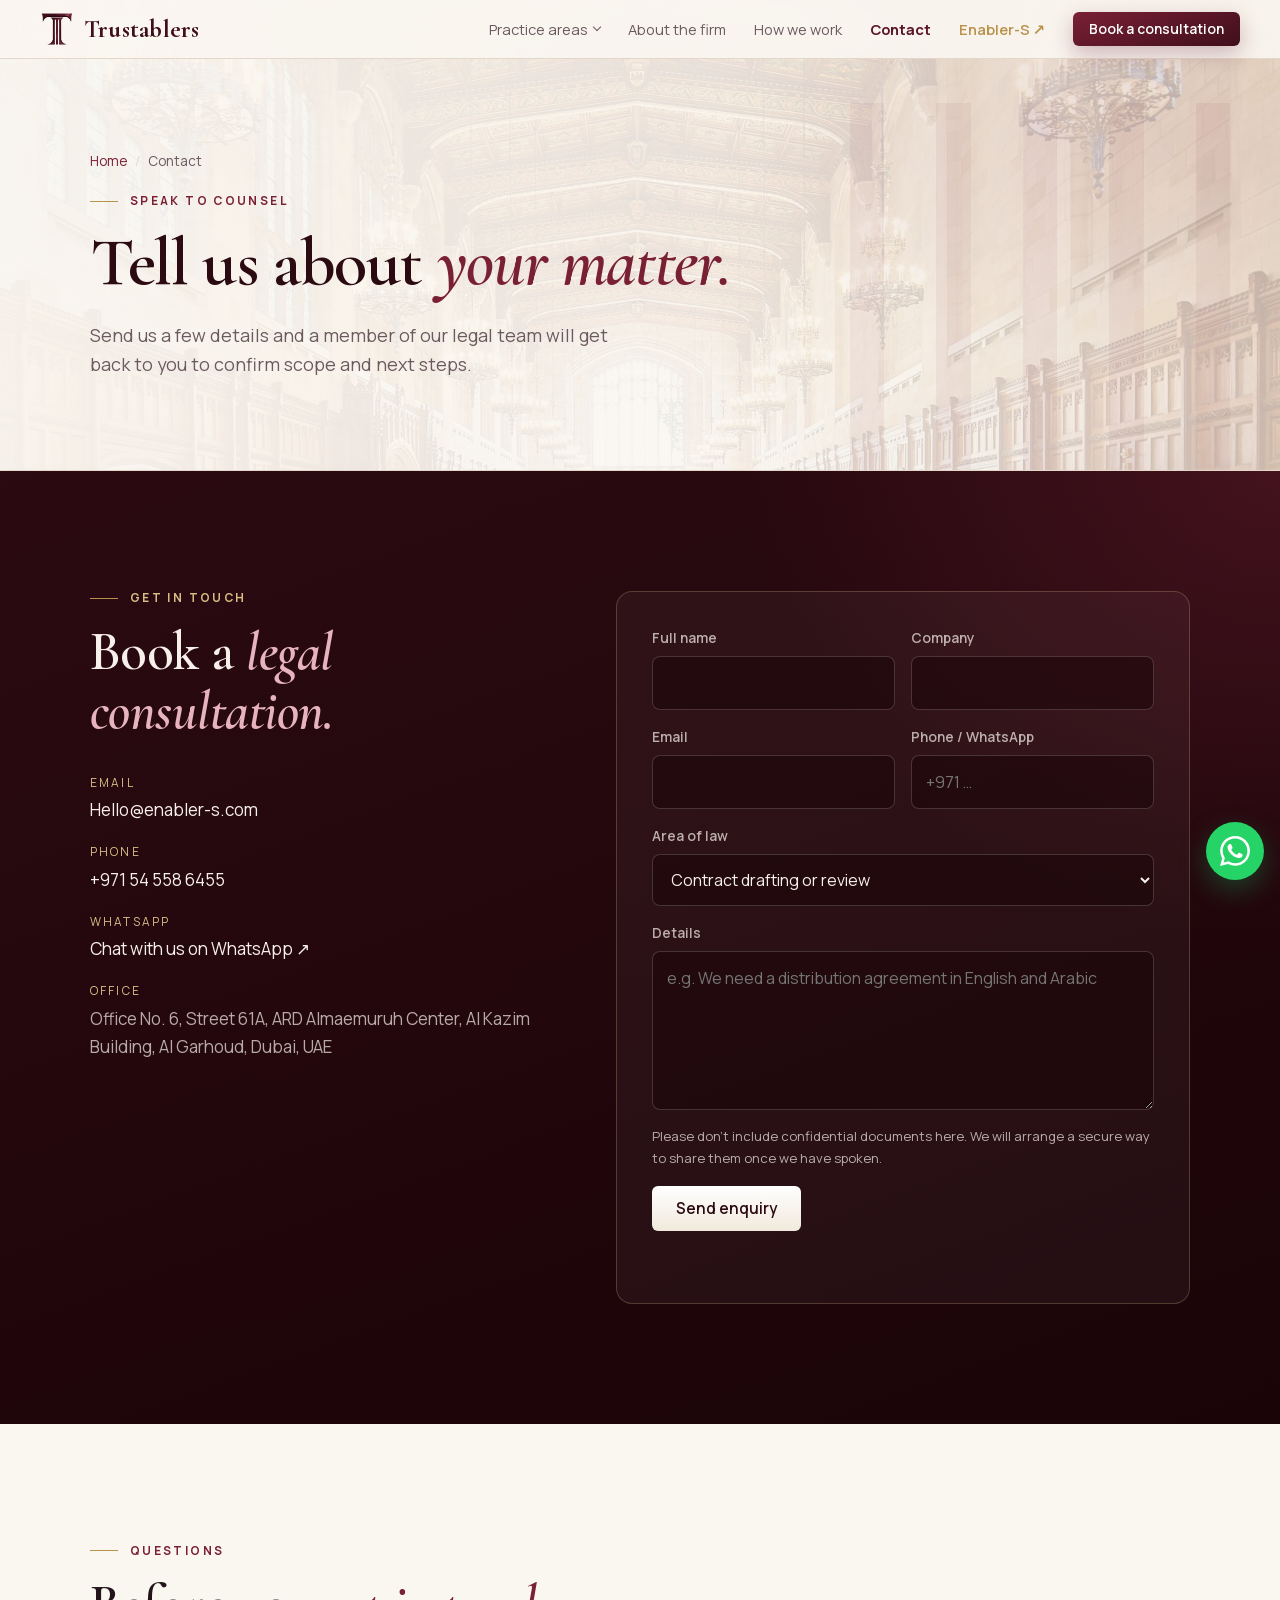
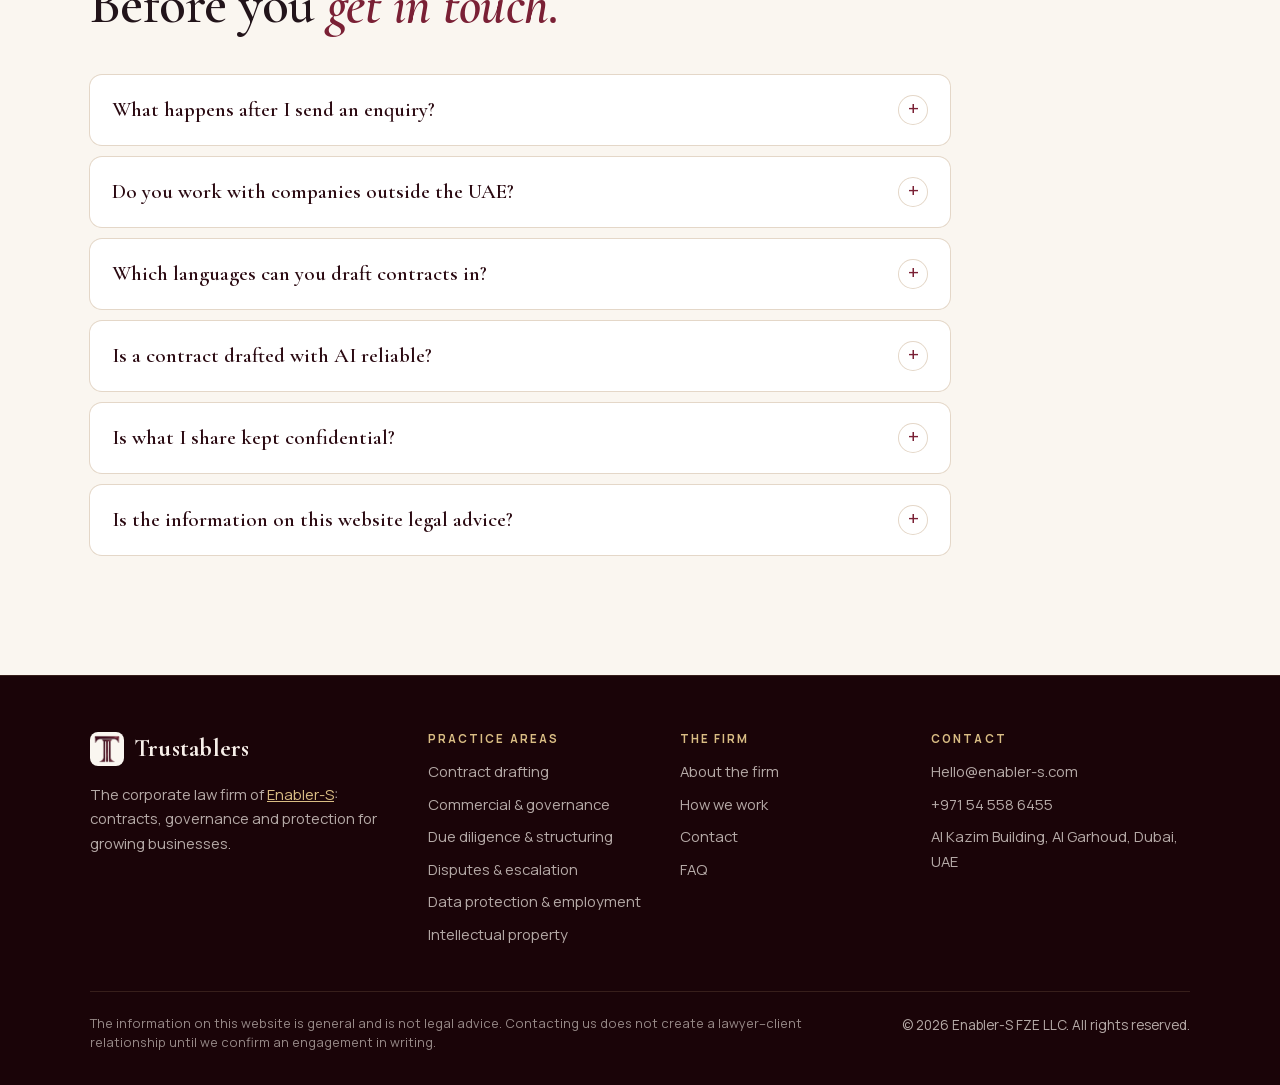
<file: contact.html>
<!doctype html>
<html lang="en">
<head>
  <meta charset="utf-8">
  <meta name="viewport" content="width=device-width, initial-scale=1, viewport-fit=cover">
  <title>Contact | Trustablers</title>
  <meta name="description" content="Book a legal consultation with Trustablers in Dubai. Email Hello@enabler-s.com, call or WhatsApp +971 54 558 6455, or send your enquiry online.">
  <link rel="canonical" href="https://trustablers.vercel.app/contact">
  <meta property="og:type" content="website">
  <meta property="og:site_name" content="Trustablers">
  <meta property="og:title" content="Contact | Trustablers">
  <meta property="og:description" content="Book a legal consultation with Trustablers in Dubai. Email Hello@enabler-s.com, call or WhatsApp +971 54 558 6455, or send your enquiry online.">
  <meta property="og:url" content="https://trustablers.vercel.app/contact">
  <meta property="og:image" content="https://trustablers.vercel.app/assets/og.jpg">
  <meta property="og:image:width" content="1200">
  <meta property="og:image:height" content="630">
  <meta name="twitter:card" content="summary_large_image">
  <meta name="theme-color" content="#2b0a12">
  <link rel="icon" href="assets/trustablers-mark.png" type="image/png">
  <!-- Fonts are self-hosted (fonts/fonts.css) so the page never waits on Google -->
  <link rel="preload" href="fonts/files/manrope-normal-latin-814019.woff2" as="font" type="font/woff2" crossorigin>
  <link rel="preload" href="fonts/files/cormorant-garamond-normal-latin-e99b45.woff2" as="font" type="font/woff2" crossorigin>
  <link rel="stylesheet" href="fonts/fonts.css">
  <link rel="stylesheet" href="css/styles.css">
  <script src="js/lead-form.js" defer></script>
  <script src="js/main.js" defer></script>
</head>
<body>
  <a class="skip" href="#main">Skip to content</a>

  <header class="top" id="top">
    <a class="brand" href="index.html" aria-label="Trustablers home">
      <img src="assets/trustablers-mark.png" alt="" width="256" height="256">
      <span>Trustablers</span>
    </a>
    <nav aria-label="Main">
      <button class="menu-toggle" type="button" aria-expanded="false" aria-controls="menu">Menu</button>
      <ul id="menu">
        <li class="has-sub">
          <details class="nav-sub">
            <summary>Practice areas</summary>
            <ol class="sub">
              <li><a href="practice-areas.html#drafting"><span>I</span>Contract drafting</a></li>
              <li><a href="practice-areas.html#commercial"><span>II</span>Commercial &amp; governance</a></li>
              <li><a href="practice-areas.html#diligence"><span>III</span>Due diligence &amp; structuring</a></li>
              <li><a href="practice-areas.html#disputes"><span>IV</span>Disputes &amp; escalation</a></li>
              <li><a href="practice-areas.html#privacy"><span>V</span>Data protection &amp; employment</a></li>
              <li><a href="practice-areas.html#ip"><span>VI</span>Intellectual property</a></li>
              <li class="all"><a href="practice-areas.html">All practice areas</a></li>
            </ol>
          </details>
        </li>
        <li><a href="about.html">About the firm</a></li>
        <li><a href="index.html#process">How we work</a></li>
        <li><a href="contact.html" aria-current="page">Contact</a></li>
        <li><a href="https://enabler-s.vercel.app/" data-link="enabler" class="parent">Enabler-S <span aria-hidden="true">↗</span></a></li>
        <li><a class="btn btn-wine btn-sm" href="contact.html">Book a consultation</a></li>
      </ul>
    </nav>
  </header>

  <main id="main">
    <section class="page-hero">
      <div class="wrap">
        <nav class="crumbs" aria-label="Breadcrumb"><a href="index.html">Home</a><span aria-current="page">Contact</span></nav>
        <p class="eyebrow">Speak to counsel</p>
        <h1>Tell us about <em>your matter.</em></h1>
        <p class="lede">Send us a few details and a member of our legal team will get back to you to confirm scope and next steps.</p>
      </div>
    </section>

    <section class="section dark contact" id="contact">
      <div class="wrap contact-grid">
        <div>
          <p class="eyebrow light">Get in touch</p>
          <h2>Book a <em>legal consultation.</em></h2>
          <dl>
            <div><dt>Email</dt><dd><a href="mailto:Hello@enabler-s.com">Hello@enabler-s.com</a></dd></div>
            <div><dt>Phone</dt><dd><a href="tel:+971545586455">+971 54 558 6455</a></dd></div>
            <div><dt>WhatsApp</dt><dd><a href="https://wa.me/971545586455?text=Hello%20Trustablers%2C%20I%27d%20like%20to%20speak%20to%20counsel%20about%20a%20legal%20matter." target="_blank" rel="noopener">Chat with us on WhatsApp ↗</a></dd></div>
            <div><dt>Office</dt><dd>Office No. 6, Street 61A, ARD Almaemuruh Center, Al Kazim Building, Al Garhoud, Dubai, UAE</dd></div>
          </dl>
        </div>
        <form class="form" id="form" novalidate>
          <div class="form-row">
            <div class="field"><label for="f-name">Full name</label><input id="f-name" name="name" autocomplete="name" required></div>
            <div class="field"><label for="f-company">Company</label><input id="f-company" name="company" autocomplete="organization"></div>
          </div>
          <div class="form-row">
            <div class="field"><label for="f-email">Email</label><input id="f-email" name="email" type="email" autocomplete="email" required></div>
            <div class="field"><label for="f-phone">Phone / WhatsApp</label><input id="f-phone" name="phone" type="tel" autocomplete="tel" placeholder="+971 …" required></div>
          </div>
          <div class="field">
            <label for="f-need">Area of law</label>
            <select id="f-need" name="need">
              <option data-area="drafting">Contract drafting or review</option>
              <option data-area="commercial">Corporate governance &amp; company secretarial</option>
              <option data-area="diligence">Due diligence or structuring</option>
              <option data-area="disputes">Dispute or legal notice</option>
              <option data-area="privacy">Data protection or employment</option>
              <option data-area="ip">Trademark, copyright or IP</option>
              <option>Something else</option>
            </select>
          </div>
          <div class="field"><label for="f-msg">Details</label><textarea id="f-msg" name="message" rows="5" placeholder="e.g. We need a distribution agreement in English and Arabic"></textarea></div>
          <p class="form-note">Please don&rsquo;t include confidential documents here. We will arrange a secure way to share them once we have spoken.</p>
          <button class="btn btn-ivory" type="submit">Send enquiry</button>
          <p class="form-status" id="form-status" role="status"></p>
        </form>
      </div>
    </section>

    <!-- FAQ -->
    <section class="section" id="faq">
      <div class="wrap">
        <p class="eyebrow">Questions</p>
        <h2>Before you <em>get in touch.</em></h2>
        <div class="faq">
          <details>
            <summary>What happens after I send an enquiry?</summary>
            <p>A member of our legal team reviews it and contacts you to understand the matter, confirm the scope and timing, and explain the next steps.</p>
          </details>
          <details>
            <summary>Do you work with companies outside the UAE?</summary>
            <p>Yes. Cross-border work is a core part of what we do, from contracts with overseas counterparties to structuring across several markets.</p>
          </details>
          <details>
            <summary>Which languages can you draft contracts in?</summary>
            <p>We draft in the languages your counterparties work in, English and Arabic most often. Tell us the languages you need when you get in touch.</p>
          </details>
          <details>
            <summary>Is a contract drafted with AI reliable?</summary>
            <p>AI prepares the first draft and keeps language versions consistent. A legal professional then reviews every document before it reaches you, and nothing is sent for signature without that review.</p>
          </details>
          <details>
            <summary>Is what I share kept confidential?</summary>
            <p>Yes. Information about your matter stays with the team handling it.</p>
          </details>
          <details>
            <summary>Is the information on this website legal advice?</summary>
            <p>No. It is general information only. Advice on your situation starts once we have confirmed an engagement with you in writing.</p>
          </details>
        </div>
      </div>
    </section>
  </main>

  <footer class="foot">
    <div class="wrap">
      <div class="foot-grid">
        <div>
          <a class="brand" href="index.html"><img src="assets/trustablers-mark.png" alt="" width="256" height="256"><span>Trustablers</span></a>
          <p class="foot-about">The corporate law firm of <a href="https://enabler-s.vercel.app/" data-link="enabler">Enabler-S</a>: contracts, governance and protection for growing businesses.</p>
        </div>
        <div>
          <h3>Practice areas</h3>
          <ul>
            <li><a href="practice-areas.html#drafting">Contract drafting</a></li>
            <li><a href="practice-areas.html#commercial">Commercial &amp; governance</a></li>
            <li><a href="practice-areas.html#diligence">Due diligence &amp; structuring</a></li>
            <li><a href="practice-areas.html#disputes">Disputes &amp; escalation</a></li>
            <li><a href="practice-areas.html#privacy">Data protection &amp; employment</a></li>
            <li><a href="practice-areas.html#ip">Intellectual property</a></li>
          </ul>
        </div>
        <div>
          <h3>The firm</h3>
          <ul>
            <li><a href="about.html">About the firm</a></li>
            <li><a href="index.html#process">How we work</a></li>
            <li><a href="contact.html">Contact</a></li>
            <li><a href="contact.html#faq">FAQ</a></li>
          </ul>
        </div>
        <div>
          <h3>Contact</h3>
          <ul>
            <li><a href="mailto:Hello@enabler-s.com">Hello@enabler-s.com</a></li>
            <li><a href="tel:+971545586455">+971 54 558 6455</a></li>
            <li>Al Kazim Building, Al Garhoud, Dubai, UAE</li>
          </ul>
        </div>
      </div>
      <div class="foot-base">
        <p class="disclaimer">The information on this website is general and is not legal advice. Contacting us does not create a lawyer–client relationship until we confirm an engagement in writing.</p>
        <p class="fine">© <span id="year"></span> Enabler-S FZE LLC. All rights reserved.</p>
      </div>
    </div>
  </footer>
  <!-- Floating WhatsApp chat button (same number as the contact page) -->
  <a class="wa-float" href="https://wa.me/971545586455?text=Hello%20Trustablers%2C%20I%27d%20like%20to%20speak%20to%20counsel%20about%20a%20legal%20matter." target="_blank" rel="noopener" aria-label="Chat with Trustablers on WhatsApp">
    <svg viewBox="0 0 24 24" aria-hidden="true"><path d="M17.472 14.382c-.297-.149-1.758-.867-2.030-.967-.273-.099-.471-.148-.67.15-.197.297-.767.966-.94 1.164-.173.199-.347.223-.644.075-.297-.15-1.255-.463-2.390-1.475-.883-.788-1.480-1.761-1.653-2.059-.173-.297-.018-.458.130-.606.134-.133.298-.347.446-.52.149-.174.198-.298.298-.497.099-.198.05-.371-.025-.52-.075-.149-.669-1.612-.916-2.207-.242-.579-.487-.5-.669-.51-.173-.008-.371-.01-.57-.01-.198 0-.52.074-.792.372-.272.297-1.040 1.016-1.040 2.479 0 1.462 1.065 2.875 1.213 3.074.149.198 2.096 3.200 5.077 4.487.709.306 1.262.489 1.694.625.712.227 1.360.195 1.871.118.571-.085 1.758-.719 2.006-1.413.248-.694.248-1.289.173-1.413-.074-.124-.272-.198-.57-.347m-5.421 7.403h-.004a9.870 9.870 0 01-5.031-1.378l-.361-.214-3.741.982.998-3.648-.235-.374a9.860 9.860 0 01-1.510-5.260c.001-5.450 4.436-9.884 9.888-9.884 2.640 0 5.122 1.030 6.988 2.898a9.825 9.825 0 012.893 6.994c-.003 5.450-4.437 9.884-9.885 9.884m8.413-18.297A11.815 11.815 0 0012.050 0C5.495 0 .16 5.335.157 11.892c0 2.096.547 4.142 1.588 5.945L.057 24l6.305-1.654a11.882 11.882 0 005.683 1.448h.005c6.554 0 11.890-5.335 11.893-11.893a11.821 11.821 0 00-3.480-8.413z"/></svg>
    <span>Chat on WhatsApp</span>
  </a>
</body>
</html>
</file>
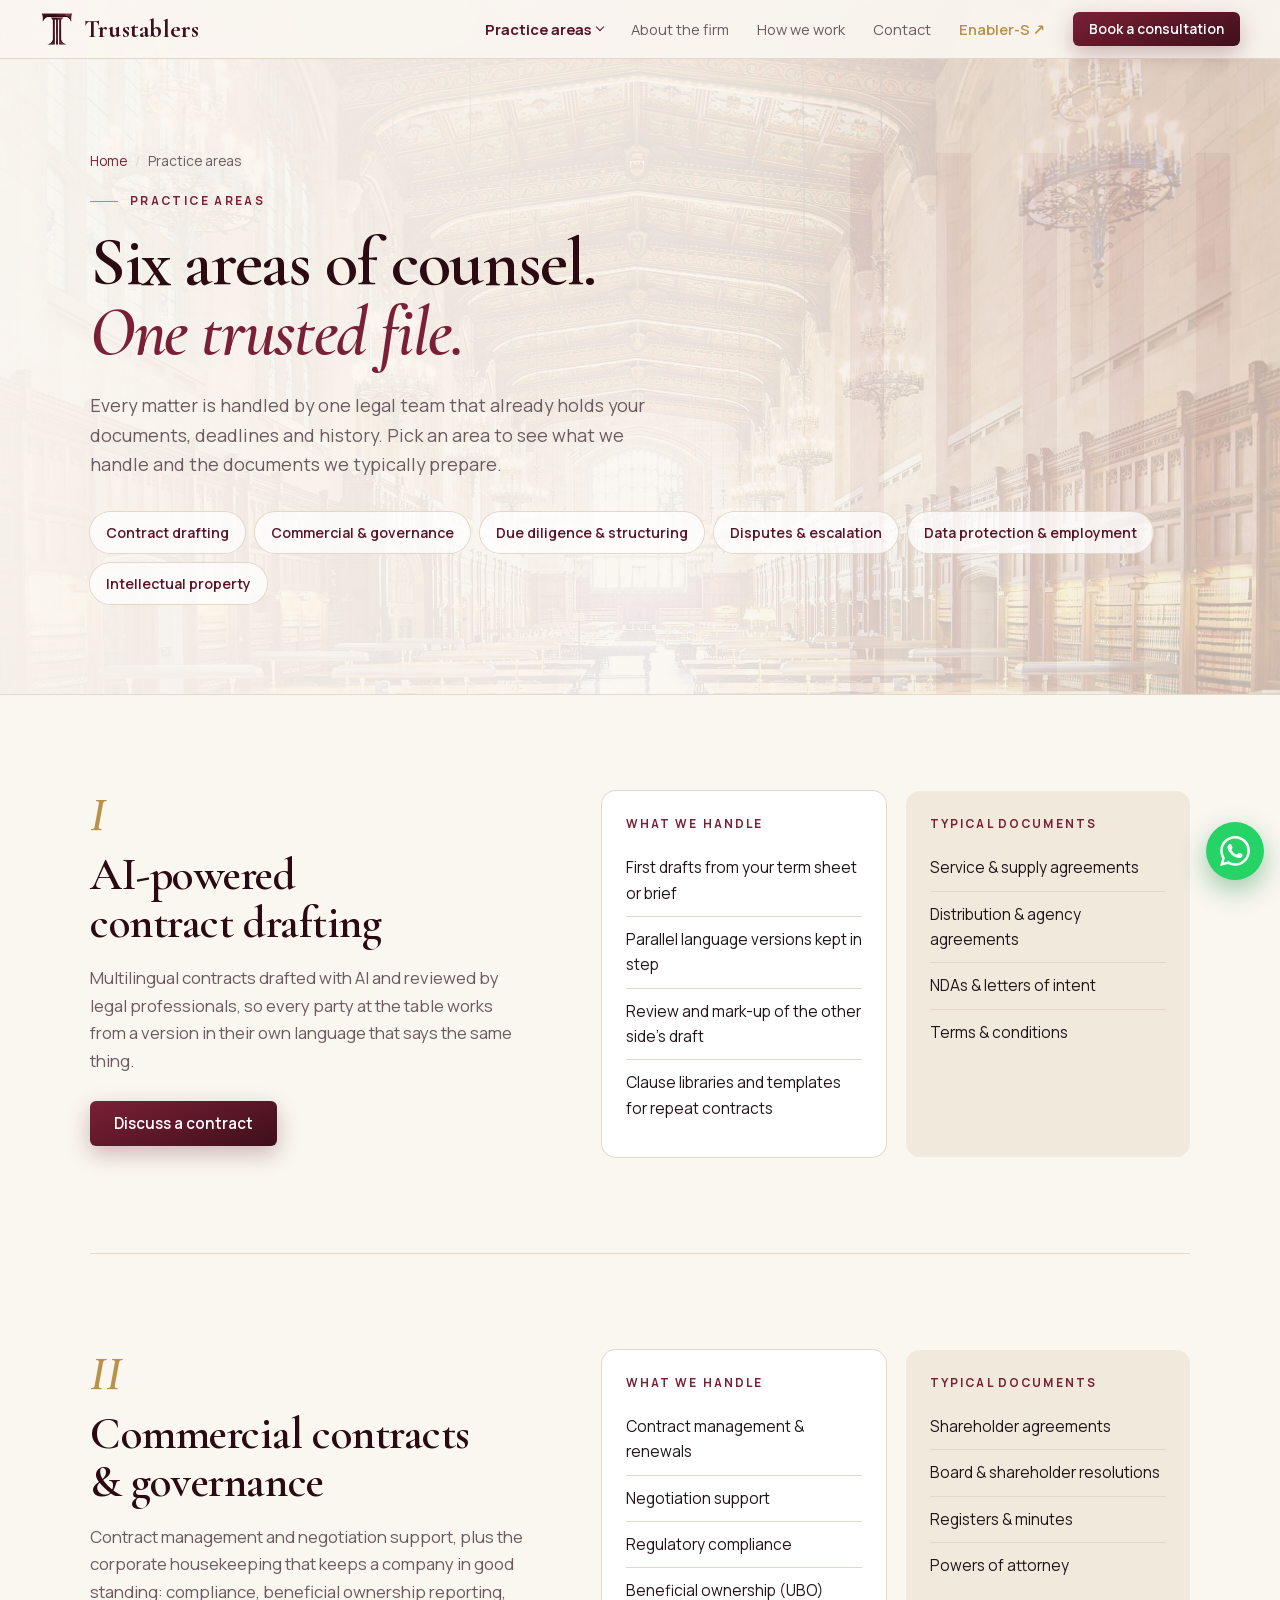
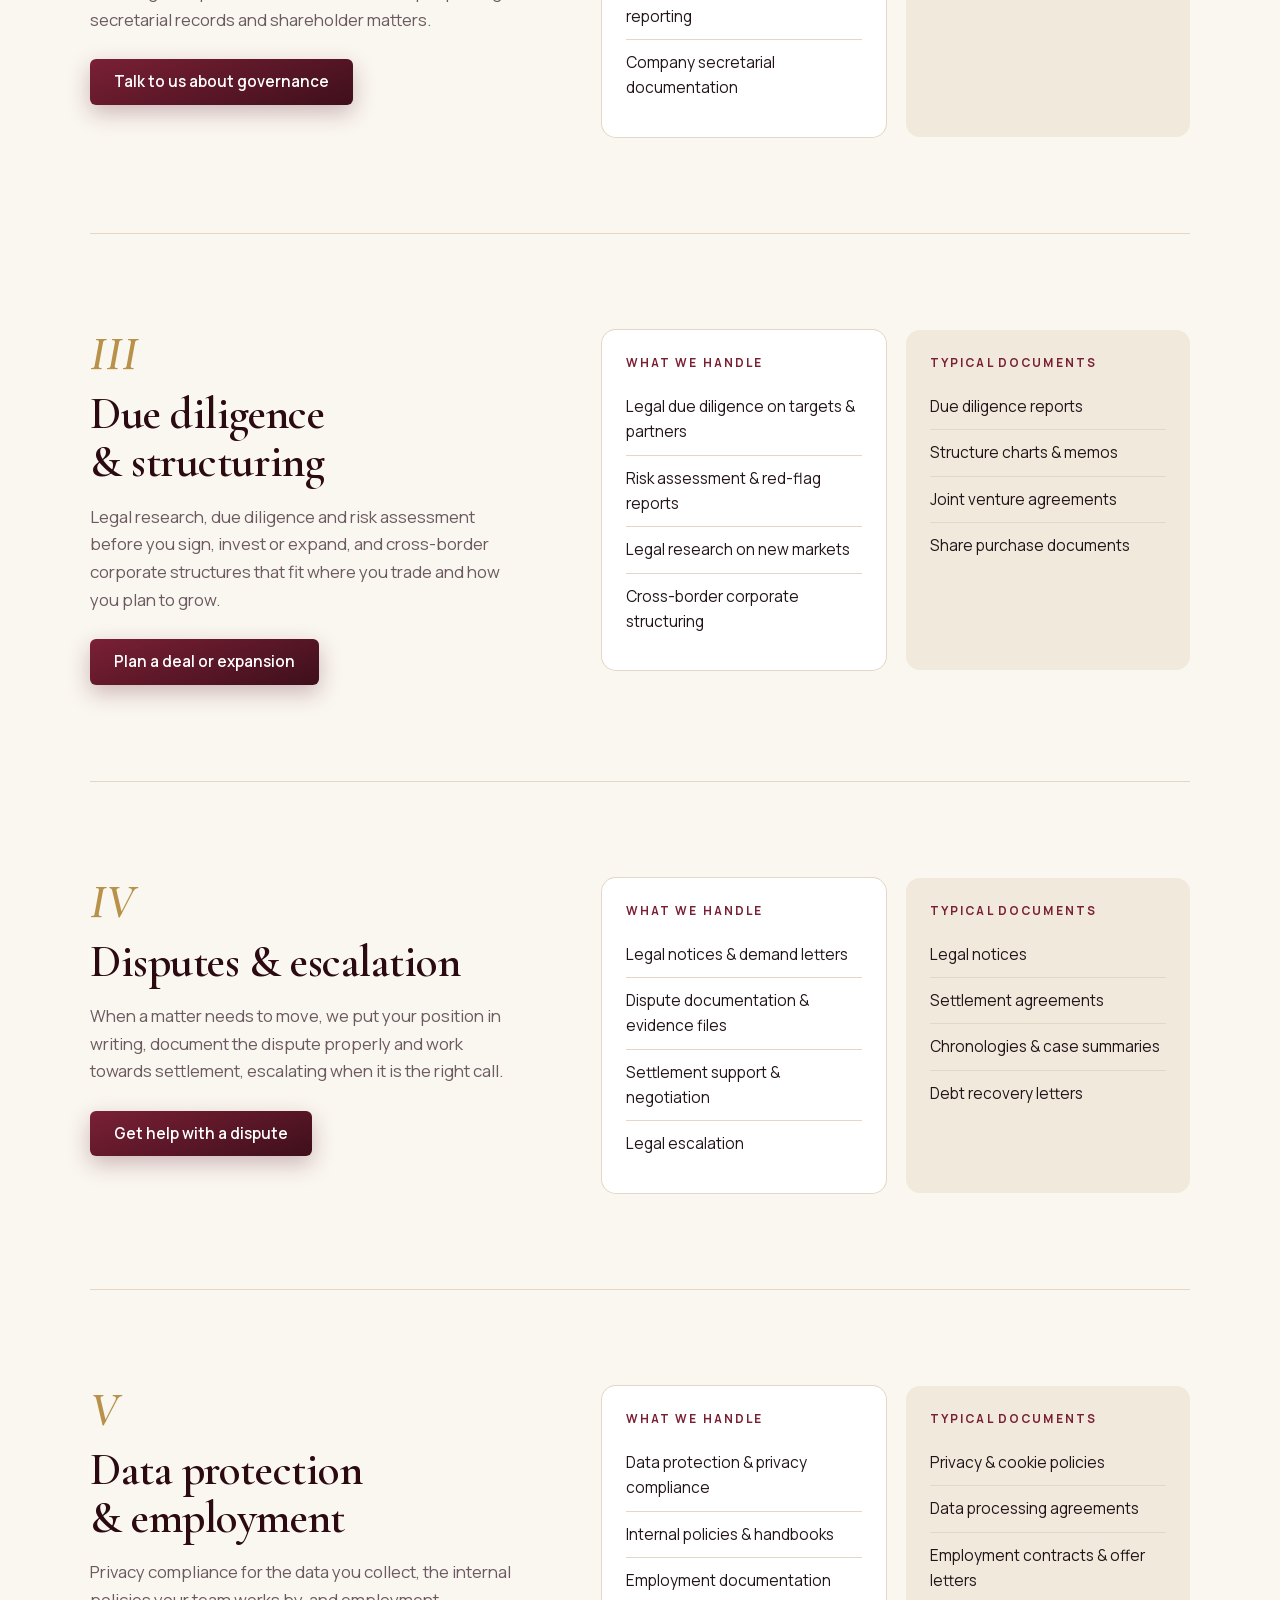
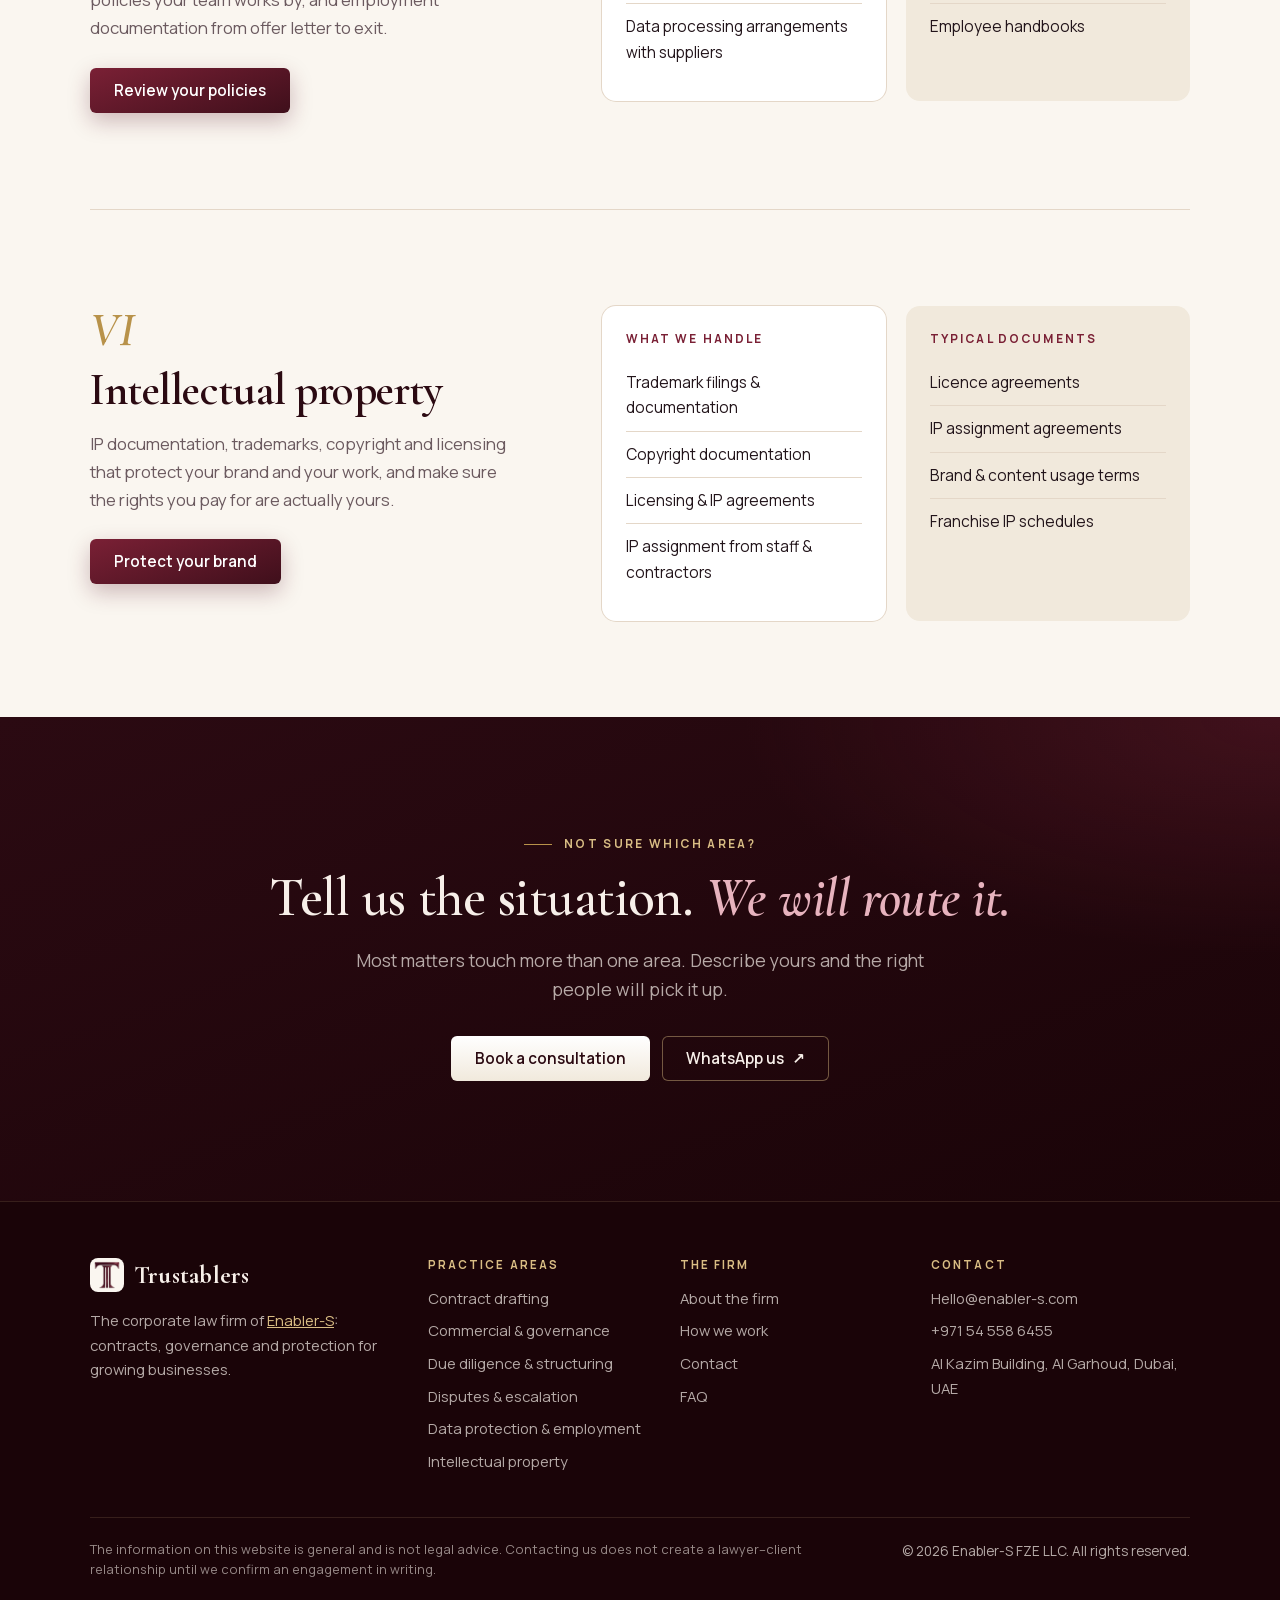
<file: practice-areas.html>
<!doctype html>
<html lang="en">
<head>
  <meta charset="utf-8">
  <meta name="viewport" content="width=device-width, initial-scale=1, viewport-fit=cover">
  <title>Practice Areas | Trustablers</title>
  <meta name="description" content="Trustablers practice areas: AI-powered multilingual contract drafting, commercial contracts and governance, due diligence and structuring, disputes, data protection and employment, and intellectual property.">
  <link rel="canonical" href="https://trustablers.vercel.app/practice-areas">
  <meta property="og:type" content="website">
  <meta property="og:site_name" content="Trustablers">
  <meta property="og:title" content="Practice Areas | Trustablers">
  <meta property="og:description" content="Trustablers practice areas: AI-powered multilingual contract drafting, commercial contracts and governance, due diligence and structuring, disputes, data protection and employment, and intellectual property.">
  <meta property="og:url" content="https://trustablers.vercel.app/practice-areas">
  <meta property="og:image" content="https://trustablers.vercel.app/assets/og.jpg">
  <meta property="og:image:width" content="1200">
  <meta property="og:image:height" content="630">
  <meta name="twitter:card" content="summary_large_image">
  <meta name="theme-color" content="#2b0a12">
  <link rel="icon" href="assets/trustablers-mark.png" type="image/png">
  <!-- Fonts are self-hosted (fonts/fonts.css) so the page never waits on Google -->
  <link rel="preload" href="fonts/files/manrope-normal-latin-814019.woff2" as="font" type="font/woff2" crossorigin>
  <link rel="preload" href="fonts/files/cormorant-garamond-normal-latin-e99b45.woff2" as="font" type="font/woff2" crossorigin>
  <link rel="stylesheet" href="fonts/fonts.css">
  <link rel="stylesheet" href="css/styles.css">
  <script src="js/main.js" defer></script>
</head>
<body>
  <a class="skip" href="#main">Skip to content</a>

  <header class="top" id="top">
    <a class="brand" href="index.html" aria-label="Trustablers home">
      <img src="assets/trustablers-mark.png" alt="" width="256" height="256">
      <span>Trustablers</span>
    </a>
    <nav aria-label="Main">
      <button class="menu-toggle" type="button" aria-expanded="false" aria-controls="menu">Menu</button>
      <ul id="menu">
        <li class="has-sub">
          <details class="nav-sub current">
            <summary>Practice areas</summary>
            <ol class="sub">
              <li><a href="practice-areas.html#drafting"><span>I</span>Contract drafting</a></li>
              <li><a href="practice-areas.html#commercial"><span>II</span>Commercial &amp; governance</a></li>
              <li><a href="practice-areas.html#diligence"><span>III</span>Due diligence &amp; structuring</a></li>
              <li><a href="practice-areas.html#disputes"><span>IV</span>Disputes &amp; escalation</a></li>
              <li><a href="practice-areas.html#privacy"><span>V</span>Data protection &amp; employment</a></li>
              <li><a href="practice-areas.html#ip"><span>VI</span>Intellectual property</a></li>
              <li class="all"><a href="practice-areas.html">All practice areas</a></li>
            </ol>
          </details>
        </li>
        <li><a href="about.html">About the firm</a></li>
        <li><a href="index.html#process">How we work</a></li>
        <li><a href="contact.html">Contact</a></li>
        <li><a href="https://enabler-s.vercel.app/" data-link="enabler" class="parent">Enabler-S <span aria-hidden="true">↗</span></a></li>
        <li><a class="btn btn-wine btn-sm" href="contact.html">Book a consultation</a></li>
      </ul>
    </nav>
  </header>

  <main id="main">
    <section class="page-hero">
      <div class="wrap">
        <nav class="crumbs" aria-label="Breadcrumb"><a href="index.html">Home</a><span aria-current="page">Practice areas</span></nav>
        <p class="eyebrow">Practice areas</p>
        <h1>Six areas of counsel. <em>One trusted file.</em></h1>
        <p class="lede">Every matter is handled by one legal team that already holds your documents, deadlines and history. Pick an area to see what we handle and the documents we typically prepare.</p>
        <div class="jump">
          <a href="#drafting">Contract drafting</a>
          <a href="#commercial">Commercial &amp; governance</a>
          <a href="#diligence">Due diligence &amp; structuring</a>
          <a href="#disputes">Disputes &amp; escalation</a>
          <a href="#privacy">Data protection &amp; employment</a>
          <a href="#ip">Intellectual property</a>
        </div>
      </div>
    </section>

    <div class="wrap">
      <section class="practice" id="drafting">
        <div>
          <span class="num">I</span>
          <h2>AI-powered contract drafting</h2>
          <p class="intro">Multilingual contracts drafted with AI and reviewed by legal professionals, so every party at the table works from a version in their own language that says the same thing.</p>
          <a class="btn btn-wine" href="contact.html?area=drafting">Discuss a contract</a>
        </div>
        <div class="practice-lists">
          <div class="plist reveal">
            <h3>What we handle</h3>
            <ul>
              <li>First drafts from your term sheet or brief</li>
              <li>Parallel language versions kept in step</li>
              <li>Review and mark-up of the other side&rsquo;s draft</li>
              <li>Clause libraries and templates for repeat contracts</li>
            </ul>
          </div>
          <div class="plist docs reveal">
            <h3>Typical documents</h3>
            <ul>
              <li>Service &amp; supply agreements</li>
              <li>Distribution &amp; agency agreements</li>
              <li>NDAs &amp; letters of intent</li>
              <li>Terms &amp; conditions</li>
            </ul>
          </div>
        </div>
      </section>

      <section class="practice" id="commercial">
        <div>
          <span class="num">II</span>
          <h2>Commercial contracts &amp; governance</h2>
          <p class="intro">Contract management and negotiation support, plus the corporate housekeeping that keeps a company in good standing: compliance, beneficial ownership reporting, secretarial records and shareholder matters.</p>
          <a class="btn btn-wine" href="contact.html?area=commercial">Talk to us about governance</a>
        </div>
        <div class="practice-lists">
          <div class="plist reveal">
            <h3>What we handle</h3>
            <ul>
              <li>Contract management &amp; renewals</li>
              <li>Negotiation support</li>
              <li>Regulatory compliance</li>
              <li>Beneficial ownership (UBO) reporting</li>
              <li>Company secretarial documentation</li>
            </ul>
          </div>
          <div class="plist docs reveal">
            <h3>Typical documents</h3>
            <ul>
              <li>Shareholder agreements</li>
              <li>Board &amp; shareholder resolutions</li>
              <li>Registers &amp; minutes</li>
              <li>Powers of attorney</li>
            </ul>
          </div>
        </div>
      </section>

      <section class="practice" id="diligence">
        <div>
          <span class="num">III</span>
          <h2>Due diligence &amp; structuring</h2>
          <p class="intro">Legal research, due diligence and risk assessment before you sign, invest or expand, and cross-border corporate structures that fit where you trade and how you plan to grow.</p>
          <a class="btn btn-wine" href="contact.html?area=diligence">Plan a deal or expansion</a>
        </div>
        <div class="practice-lists">
          <div class="plist reveal">
            <h3>What we handle</h3>
            <ul>
              <li>Legal due diligence on targets &amp; partners</li>
              <li>Risk assessment &amp; red-flag reports</li>
              <li>Legal research on new markets</li>
              <li>Cross-border corporate structuring</li>
            </ul>
          </div>
          <div class="plist docs reveal">
            <h3>Typical documents</h3>
            <ul>
              <li>Due diligence reports</li>
              <li>Structure charts &amp; memos</li>
              <li>Joint venture agreements</li>
              <li>Share purchase documents</li>
            </ul>
          </div>
        </div>
      </section>

      <section class="practice" id="disputes">
        <div>
          <span class="num">IV</span>
          <h2>Disputes &amp; escalation</h2>
          <p class="intro">When a matter needs to move, we put your position in writing, document the dispute properly and work towards settlement, escalating when it is the right call.</p>
          <a class="btn btn-wine" href="contact.html?area=disputes">Get help with a dispute</a>
        </div>
        <div class="practice-lists">
          <div class="plist reveal">
            <h3>What we handle</h3>
            <ul>
              <li>Legal notices &amp; demand letters</li>
              <li>Dispute documentation &amp; evidence files</li>
              <li>Settlement support &amp; negotiation</li>
              <li>Legal escalation</li>
            </ul>
          </div>
          <div class="plist docs reveal">
            <h3>Typical documents</h3>
            <ul>
              <li>Legal notices</li>
              <li>Settlement agreements</li>
              <li>Chronologies &amp; case summaries</li>
              <li>Debt recovery letters</li>
            </ul>
          </div>
        </div>
      </section>

      <section class="practice" id="privacy">
        <div>
          <span class="num">V</span>
          <h2>Data protection &amp; employment</h2>
          <p class="intro">Privacy compliance for the data you collect, the internal policies your team works by, and employment documentation from offer letter to exit.</p>
          <a class="btn btn-wine" href="contact.html?area=privacy">Review your policies</a>
        </div>
        <div class="practice-lists">
          <div class="plist reveal">
            <h3>What we handle</h3>
            <ul>
              <li>Data protection &amp; privacy compliance</li>
              <li>Internal policies &amp; handbooks</li>
              <li>Employment documentation</li>
              <li>Data processing arrangements with suppliers</li>
            </ul>
          </div>
          <div class="plist docs reveal">
            <h3>Typical documents</h3>
            <ul>
              <li>Privacy &amp; cookie policies</li>
              <li>Data processing agreements</li>
              <li>Employment contracts &amp; offer letters</li>
              <li>Employee handbooks</li>
            </ul>
          </div>
        </div>
      </section>

      <section class="practice" id="ip">
        <div>
          <span class="num">VI</span>
          <h2>Intellectual property</h2>
          <p class="intro">IP documentation, trademarks, copyright and licensing that protect your brand and your work, and make sure the rights you pay for are actually yours.</p>
          <a class="btn btn-wine" href="contact.html?area=ip">Protect your brand</a>
        </div>
        <div class="practice-lists">
          <div class="plist reveal">
            <h3>What we handle</h3>
            <ul>
              <li>Trademark filings &amp; documentation</li>
              <li>Copyright documentation</li>
              <li>Licensing &amp; IP agreements</li>
              <li>IP assignment from staff &amp; contractors</li>
            </ul>
          </div>
          <div class="plist docs reveal">
            <h3>Typical documents</h3>
            <ul>
              <li>Licence agreements</li>
              <li>IP assignment agreements</li>
              <li>Brand &amp; content usage terms</li>
              <li>Franchise IP schedules</li>
            </ul>
          </div>
        </div>
      </section>
    </div>

    <!-- Call to action -->
    <section class="section dark cta">
      <div class="wrap">
        <p class="eyebrow light">Not sure which area?</p>
        <h2>Tell us the situation. <em>We will route it.</em></h2>
        <p class="section-lede light">Most matters touch more than one area. Describe yours and the right people will pick it up.</p>
        <div class="actions">
          <a class="btn btn-ivory" href="contact.html">Book a consultation</a>
          <a class="btn btn-line-light" href="https://wa.me/971545586455?text=Hello%20Trustablers%2C%20I%27d%20like%20to%20speak%20to%20counsel%20about%20a%20legal%20matter." target="_blank" rel="noopener">WhatsApp us <span aria-hidden="true">↗</span></a>
        </div>
      </div>
    </section>
  </main>

  <footer class="foot">
    <div class="wrap">
      <div class="foot-grid">
        <div>
          <a class="brand" href="index.html"><img src="assets/trustablers-mark.png" alt="" width="256" height="256"><span>Trustablers</span></a>
          <p class="foot-about">The corporate law firm of <a href="https://enabler-s.vercel.app/" data-link="enabler">Enabler-S</a>: contracts, governance and protection for growing businesses.</p>
        </div>
        <div>
          <h3>Practice areas</h3>
          <ul>
            <li><a href="practice-areas.html#drafting">Contract drafting</a></li>
            <li><a href="practice-areas.html#commercial">Commercial &amp; governance</a></li>
            <li><a href="practice-areas.html#diligence">Due diligence &amp; structuring</a></li>
            <li><a href="practice-areas.html#disputes">Disputes &amp; escalation</a></li>
            <li><a href="practice-areas.html#privacy">Data protection &amp; employment</a></li>
            <li><a href="practice-areas.html#ip">Intellectual property</a></li>
          </ul>
        </div>
        <div>
          <h3>The firm</h3>
          <ul>
            <li><a href="about.html">About the firm</a></li>
            <li><a href="index.html#process">How we work</a></li>
            <li><a href="contact.html">Contact</a></li>
            <li><a href="contact.html#faq">FAQ</a></li>
          </ul>
        </div>
        <div>
          <h3>Contact</h3>
          <ul>
            <li><a href="mailto:Hello@enabler-s.com">Hello@enabler-s.com</a></li>
            <li><a href="tel:+971545586455">+971 54 558 6455</a></li>
            <li>Al Kazim Building, Al Garhoud, Dubai, UAE</li>
          </ul>
        </div>
      </div>
      <div class="foot-base">
        <p class="disclaimer">The information on this website is general and is not legal advice. Contacting us does not create a lawyer–client relationship until we confirm an engagement in writing.</p>
        <p class="fine">© <span id="year"></span> Enabler-S FZE LLC. All rights reserved.</p>
      </div>
    </div>
  </footer>
  <!-- Floating WhatsApp chat button (same number as the contact page) -->
  <a class="wa-float" href="https://wa.me/971545586455?text=Hello%20Trustablers%2C%20I%27d%20like%20to%20speak%20to%20counsel%20about%20a%20legal%20matter." target="_blank" rel="noopener" aria-label="Chat with Trustablers on WhatsApp">
    <svg viewBox="0 0 24 24" aria-hidden="true"><path d="M17.472 14.382c-.297-.149-1.758-.867-2.030-.967-.273-.099-.471-.148-.67.15-.197.297-.767.966-.94 1.164-.173.199-.347.223-.644.075-.297-.15-1.255-.463-2.390-1.475-.883-.788-1.480-1.761-1.653-2.059-.173-.297-.018-.458.130-.606.134-.133.298-.347.446-.52.149-.174.198-.298.298-.497.099-.198.05-.371-.025-.52-.075-.149-.669-1.612-.916-2.207-.242-.579-.487-.5-.669-.51-.173-.008-.371-.01-.57-.01-.198 0-.52.074-.792.372-.272.297-1.040 1.016-1.040 2.479 0 1.462 1.065 2.875 1.213 3.074.149.198 2.096 3.200 5.077 4.487.709.306 1.262.489 1.694.625.712.227 1.360.195 1.871.118.571-.085 1.758-.719 2.006-1.413.248-.694.248-1.289.173-1.413-.074-.124-.272-.198-.57-.347m-5.421 7.403h-.004a9.870 9.870 0 01-5.031-1.378l-.361-.214-3.741.982.998-3.648-.235-.374a9.860 9.860 0 01-1.510-5.260c.001-5.450 4.436-9.884 9.888-9.884 2.640 0 5.122 1.030 6.988 2.898a9.825 9.825 0 012.893 6.994c-.003 5.450-4.437 9.884-9.885 9.884m8.413-18.297A11.815 11.815 0 0012.050 0C5.495 0 .16 5.335.157 11.892c0 2.096.547 4.142 1.588 5.945L.057 24l6.305-1.654a11.882 11.882 0 005.683 1.448h.005c6.554 0 11.890-5.335 11.893-11.893a11.821 11.821 0 00-3.480-8.413z"/></svg>
    <span>Chat on WhatsApp</span>
  </a>
</body>
</html>
</file>
<file: fonts/fonts.css>
/* trustablers: Google Fonts, self-hosted (latin + latin-ext). Source: https://fonts.googleapis.com/css2?family=Cormorant+Garamond:ital,wght@0,500;0,600;0,700;1,500;1,600&family=Manrope:wght@400;500;600;700&display=swap */

/* Cormorant Garamond italic · latin-ext */
@font-face {
  font-family: 'Cormorant Garamond';
  font-style: italic;
  font-weight: 500;
  font-display: swap;
  src: url(files/cormorant-garamond-italic-latin-ext-0365c5.woff2) format('woff2');
  unicode-range: U+0100-02BA, U+02BD-02C5, U+02C7-02CC, U+02CE-02D7, U+02DD-02FF, U+0304, U+0308, U+0329, U+1D00-1DBF, U+1E00-1E9F, U+1EF2-1EFF, U+2020, U+20A0-20AB, U+20AD-20C4, U+2113, U+2C60-2C7F, U+A720-A7FF;
}

/* Cormorant Garamond italic · latin */
@font-face {
  font-family: 'Cormorant Garamond';
  font-style: italic;
  font-weight: 500;
  font-display: swap;
  src: url(files/cormorant-garamond-italic-latin-fe99e3.woff2) format('woff2');
  unicode-range: U+0000-00FF, U+0131, U+0152-0153, U+02BB-02BC, U+02C6, U+02DA, U+02DC, U+0304, U+0308, U+0329, U+2000-206F, U+20AC, U+2122, U+2191, U+2193, U+2212, U+2215, U+FEFF, U+FFFD;
}

/* Cormorant Garamond italic · latin-ext */
@font-face {
  font-family: 'Cormorant Garamond';
  font-style: italic;
  font-weight: 600;
  font-display: swap;
  src: url(files/cormorant-garamond-italic-latin-ext-0365c5.woff2) format('woff2');
  unicode-range: U+0100-02BA, U+02BD-02C5, U+02C7-02CC, U+02CE-02D7, U+02DD-02FF, U+0304, U+0308, U+0329, U+1D00-1DBF, U+1E00-1E9F, U+1EF2-1EFF, U+2020, U+20A0-20AB, U+20AD-20C4, U+2113, U+2C60-2C7F, U+A720-A7FF;
}

/* Cormorant Garamond italic · latin */
@font-face {
  font-family: 'Cormorant Garamond';
  font-style: italic;
  font-weight: 600;
  font-display: swap;
  src: url(files/cormorant-garamond-italic-latin-fe99e3.woff2) format('woff2');
  unicode-range: U+0000-00FF, U+0131, U+0152-0153, U+02BB-02BC, U+02C6, U+02DA, U+02DC, U+0304, U+0308, U+0329, U+2000-206F, U+20AC, U+2122, U+2191, U+2193, U+2212, U+2215, U+FEFF, U+FFFD;
}

/* Cormorant Garamond normal · latin-ext */
@font-face {
  font-family: 'Cormorant Garamond';
  font-style: normal;
  font-weight: 500;
  font-display: swap;
  src: url(files/cormorant-garamond-normal-latin-ext-211149.woff2) format('woff2');
  unicode-range: U+0100-02BA, U+02BD-02C5, U+02C7-02CC, U+02CE-02D7, U+02DD-02FF, U+0304, U+0308, U+0329, U+1D00-1DBF, U+1E00-1E9F, U+1EF2-1EFF, U+2020, U+20A0-20AB, U+20AD-20C4, U+2113, U+2C60-2C7F, U+A720-A7FF;
}

/* Cormorant Garamond normal · latin */
@font-face {
  font-family: 'Cormorant Garamond';
  font-style: normal;
  font-weight: 500;
  font-display: swap;
  src: url(files/cormorant-garamond-normal-latin-e99b45.woff2) format('woff2');
  unicode-range: U+0000-00FF, U+0131, U+0152-0153, U+02BB-02BC, U+02C6, U+02DA, U+02DC, U+0304, U+0308, U+0329, U+2000-206F, U+20AC, U+2122, U+2191, U+2193, U+2212, U+2215, U+FEFF, U+FFFD;
}

/* Cormorant Garamond normal · latin-ext */
@font-face {
  font-family: 'Cormorant Garamond';
  font-style: normal;
  font-weight: 600;
  font-display: swap;
  src: url(files/cormorant-garamond-normal-latin-ext-211149.woff2) format('woff2');
  unicode-range: U+0100-02BA, U+02BD-02C5, U+02C7-02CC, U+02CE-02D7, U+02DD-02FF, U+0304, U+0308, U+0329, U+1D00-1DBF, U+1E00-1E9F, U+1EF2-1EFF, U+2020, U+20A0-20AB, U+20AD-20C4, U+2113, U+2C60-2C7F, U+A720-A7FF;
}

/* Cormorant Garamond normal · latin */
@font-face {
  font-family: 'Cormorant Garamond';
  font-style: normal;
  font-weight: 600;
  font-display: swap;
  src: url(files/cormorant-garamond-normal-latin-e99b45.woff2) format('woff2');
  unicode-range: U+0000-00FF, U+0131, U+0152-0153, U+02BB-02BC, U+02C6, U+02DA, U+02DC, U+0304, U+0308, U+0329, U+2000-206F, U+20AC, U+2122, U+2191, U+2193, U+2212, U+2215, U+FEFF, U+FFFD;
}

/* Cormorant Garamond normal · latin-ext */
@font-face {
  font-family: 'Cormorant Garamond';
  font-style: normal;
  font-weight: 700;
  font-display: swap;
  src: url(files/cormorant-garamond-normal-latin-ext-211149.woff2) format('woff2');
  unicode-range: U+0100-02BA, U+02BD-02C5, U+02C7-02CC, U+02CE-02D7, U+02DD-02FF, U+0304, U+0308, U+0329, U+1D00-1DBF, U+1E00-1E9F, U+1EF2-1EFF, U+2020, U+20A0-20AB, U+20AD-20C4, U+2113, U+2C60-2C7F, U+A720-A7FF;
}

/* Cormorant Garamond normal · latin */
@font-face {
  font-family: 'Cormorant Garamond';
  font-style: normal;
  font-weight: 700;
  font-display: swap;
  src: url(files/cormorant-garamond-normal-latin-e99b45.woff2) format('woff2');
  unicode-range: U+0000-00FF, U+0131, U+0152-0153, U+02BB-02BC, U+02C6, U+02DA, U+02DC, U+0304, U+0308, U+0329, U+2000-206F, U+20AC, U+2122, U+2191, U+2193, U+2212, U+2215, U+FEFF, U+FFFD;
}

/* Manrope normal · latin-ext */
@font-face {
  font-family: 'Manrope';
  font-style: normal;
  font-weight: 400;
  font-display: swap;
  src: url(files/manrope-normal-latin-ext-76dcfc.woff2) format('woff2');
  unicode-range: U+0100-02BA, U+02BD-02C5, U+02C7-02CC, U+02CE-02D7, U+02DD-02FF, U+0304, U+0308, U+0329, U+1D00-1DBF, U+1E00-1E9F, U+1EF2-1EFF, U+2020, U+20A0-20AB, U+20AD-20C4, U+2113, U+2C60-2C7F, U+A720-A7FF;
}

/* Manrope normal · latin */
@font-face {
  font-family: 'Manrope';
  font-style: normal;
  font-weight: 400;
  font-display: swap;
  src: url(files/manrope-normal-latin-814019.woff2) format('woff2');
  unicode-range: U+0000-00FF, U+0131, U+0152-0153, U+02BB-02BC, U+02C6, U+02DA, U+02DC, U+0304, U+0308, U+0329, U+2000-206F, U+20AC, U+2122, U+2191, U+2193, U+2212, U+2215, U+FEFF, U+FFFD;
}

/* Manrope normal · latin-ext */
@font-face {
  font-family: 'Manrope';
  font-style: normal;
  font-weight: 500;
  font-display: swap;
  src: url(files/manrope-normal-latin-ext-76dcfc.woff2) format('woff2');
  unicode-range: U+0100-02BA, U+02BD-02C5, U+02C7-02CC, U+02CE-02D7, U+02DD-02FF, U+0304, U+0308, U+0329, U+1D00-1DBF, U+1E00-1E9F, U+1EF2-1EFF, U+2020, U+20A0-20AB, U+20AD-20C4, U+2113, U+2C60-2C7F, U+A720-A7FF;
}

/* Manrope normal · latin */
@font-face {
  font-family: 'Manrope';
  font-style: normal;
  font-weight: 500;
  font-display: swap;
  src: url(files/manrope-normal-latin-814019.woff2) format('woff2');
  unicode-range: U+0000-00FF, U+0131, U+0152-0153, U+02BB-02BC, U+02C6, U+02DA, U+02DC, U+0304, U+0308, U+0329, U+2000-206F, U+20AC, U+2122, U+2191, U+2193, U+2212, U+2215, U+FEFF, U+FFFD;
}

/* Manrope normal · latin-ext */
@font-face {
  font-family: 'Manrope';
  font-style: normal;
  font-weight: 600;
  font-display: swap;
  src: url(files/manrope-normal-latin-ext-76dcfc.woff2) format('woff2');
  unicode-range: U+0100-02BA, U+02BD-02C5, U+02C7-02CC, U+02CE-02D7, U+02DD-02FF, U+0304, U+0308, U+0329, U+1D00-1DBF, U+1E00-1E9F, U+1EF2-1EFF, U+2020, U+20A0-20AB, U+20AD-20C4, U+2113, U+2C60-2C7F, U+A720-A7FF;
}

/* Manrope normal · latin */
@font-face {
  font-family: 'Manrope';
  font-style: normal;
  font-weight: 600;
  font-display: swap;
  src: url(files/manrope-normal-latin-814019.woff2) format('woff2');
  unicode-range: U+0000-00FF, U+0131, U+0152-0153, U+02BB-02BC, U+02C6, U+02DA, U+02DC, U+0304, U+0308, U+0329, U+2000-206F, U+20AC, U+2122, U+2191, U+2193, U+2212, U+2215, U+FEFF, U+FFFD;
}

/* Manrope normal · latin-ext */
@font-face {
  font-family: 'Manrope';
  font-style: normal;
  font-weight: 700;
  font-display: swap;
  src: url(files/manrope-normal-latin-ext-76dcfc.woff2) format('woff2');
  unicode-range: U+0100-02BA, U+02BD-02C5, U+02C7-02CC, U+02CE-02D7, U+02DD-02FF, U+0304, U+0308, U+0329, U+1D00-1DBF, U+1E00-1E9F, U+1EF2-1EFF, U+2020, U+20A0-20AB, U+20AD-20C4, U+2113, U+2C60-2C7F, U+A720-A7FF;
}

/* Manrope normal · latin */
@font-face {
  font-family: 'Manrope';
  font-style: normal;
  font-weight: 700;
  font-display: swap;
  src: url(files/manrope-normal-latin-814019.woff2) format('woff2');
  unicode-range: U+0000-00FF, U+0131, U+0152-0153, U+02BB-02BC, U+02C6, U+02DA, U+02DC, U+0304, U+0308, U+0329, U+2000-206F, U+20AC, U+2122, U+2191, U+2193, U+2212, U+2215, U+FEFF, U+FFFD;
}
</file>
<file: css/styles.css>
/* Trustablers: corporate law firm, part of the Enabler-S group.
   Palette from the column-T logo: deep wine and burgundy on ivory and parchment,
   with a fine gold rule for the classical, law-library feel. Shared by every page. */
:root {
  --wine-950: #1a0408;
  --wine-900: #2b0a12;
  --wine-800: #3f0f1b;
  --wine-700: #5a1526;
  --wine-600: #7a2035;
  --wine-500: #9b2f48;
  --rose-300: #e7b3be;
  --ivory: #faf6f0;
  --parchment: #f1e9dc;
  --ink: #22141a;
  --muted: #6b5a5f;
  --line: #e4d7c8;
  --gold: #b8924a;
  --gold-soft: #d9bd84;
  --on-dark: #f7efe9;
  --on-dark-muted: rgba(247, 239, 233, 0.7);

  --display: "Cormorant Garamond", "Iowan Old Style", Georgia, serif;
  --body: "Manrope", "Segoe UI", system-ui, sans-serif;
  --gutter: clamp(16px, 4vw, 40px);
  --radius: 14px;
}

*, *::before, *::after { box-sizing: border-box; }
html { scroll-behavior: smooth; scroll-padding-top: 90px; -webkit-text-size-adjust: 100%; }
@media (prefers-reduced-motion: reduce) { html { scroll-behavior: auto; } }
body { margin: 0; overflow-x: hidden; background: var(--ivory); color: var(--ink); font: 400 1.0625rem/1.65 var(--body); }
img, svg { display: block; max-width: 100%; }
a { color: inherit; }
h1, h2, h3, p { margin: 0; }
ul, ol { margin: 0; padding: 0; list-style: none; }
h1, h2, h3 { font-family: var(--display); font-weight: 600; letter-spacing: -0.01em; text-wrap: balance; }
h2 { font-size: clamp(2.2rem, 4.4vw, 3.4rem); line-height: 1.08; }
h1 em, h2 em { font-style: italic; color: var(--wine-600); }
:focus-visible { outline: 2px solid var(--wine-500); outline-offset: 3px; border-radius: 6px; }

.skip { position: absolute; left: -999px; top: 8px; z-index: 100; background: var(--wine-700); color: #fff; padding: 8px 14px; border-radius: 6px; }
.skip:focus { left: 8px; }
.wrap { max-width: 1180px; margin: 0 auto; padding-inline: var(--gutter); }

.eyebrow { display: flex; align-items: center; gap: 12px; font: 700 0.74rem/1.2 var(--body); letter-spacing: 0.2em; text-transform: uppercase; color: var(--wine-600); margin-bottom: 18px; }
.eyebrow::before { content: ""; width: 28px; height: 1px; background: var(--gold); }
.eyebrow.light { color: var(--gold-soft); }
.section-lede { max-width: 620px; margin-top: 18px; color: var(--muted); font-size: 1.1rem; }
.section-lede.light { color: var(--on-dark-muted); }

/* ---------- buttons ---------- */
.btn { display: inline-flex; align-items: center; justify-content: center; gap: 8px; border: 0; cursor: pointer; text-decoration: none;
  font: 600 0.95rem/1 var(--body); padding: 15px 24px; border-radius: 6px; transition: transform .2s, box-shadow .2s, background .2s; }
.btn:hover { transform: translateY(-1px); }
.btn:disabled { opacity: 0.6; cursor: wait; transform: none; }
.btn-wine { color: #fff; background: linear-gradient(160deg, var(--wine-600), var(--wine-800)); box-shadow: 0 8px 22px rgba(90, 21, 38, 0.28); }
.btn-wine:hover { box-shadow: 0 10px 28px rgba(90, 21, 38, 0.4); }
.btn-outline { color: var(--wine-700); box-shadow: inset 0 0 0 1px rgba(90, 21, 38, 0.35); background: transparent; }
.btn-outline:hover { background: rgba(122, 32, 53, 0.06); }
.btn-dark { color: #fff; background: var(--wine-900); }
.btn-dark:hover { background: var(--wine-700); }
.btn-ivory { color: var(--wine-900); background: linear-gradient(180deg, #fff, var(--parchment)); }
.btn-line-light { color: var(--on-dark); box-shadow: inset 0 0 0 1px rgba(217, 189, 132, 0.45); background: transparent; }
.btn-line-light:hover { background: rgba(217, 189, 132, 0.1); }
.btn-sm { padding: 10px 16px; font-size: 0.86rem; }
.more { display: inline-flex; align-items: center; gap: 6px; margin-top: 16px; font-size: 0.9rem; font-weight: 700; color: var(--wine-600); text-decoration: none; }
.more::after { content: "\2192"; transition: transform .2s; }
.more:hover::after { transform: translateX(3px); }

/* ---------- header ---------- */
.top { position: fixed; inset: 0 0 auto; z-index: 50; display: flex; align-items: center; justify-content: space-between;
  padding: calc(env(safe-area-inset-top, 0px) + 12px) var(--gutter) 12px;
  background: rgba(250, 246, 240, 0.92); backdrop-filter: blur(12px); -webkit-backdrop-filter: blur(12px);
  border-bottom: 1px solid var(--line); }
.brand { display: flex; align-items: center; gap: 10px; text-decoration: none; }
.brand img { width: 34px; height: 34px; }
.brand span { font: 700 1.55rem/1 var(--display); color: var(--wine-800); letter-spacing: 0.01em; }
.top ul { display: flex; align-items: center; gap: clamp(14px, 2.2vw, 28px); font-size: 0.92rem; }
.top ul a:not(.btn) { text-decoration: none; color: var(--muted); }
.top ul a:not(.btn):hover, .top ul a[aria-current="page"] { color: var(--wine-700); }
.top ul a[aria-current="page"] { font-weight: 700; }
.top .parent { color: var(--gold) !important; font-weight: 600; }
.menu-toggle { display: none; }
/* Practice areas dropdown: opens on click (native details/summary) */
.nav-sub { position: relative; }
.nav-sub summary { display: flex; align-items: center; gap: 6px; list-style: none; cursor: pointer; color: var(--muted); }
.nav-sub summary::-webkit-details-marker { display: none; }
.nav-sub summary::after { content: ""; width: 6px; height: 6px; border: solid currentColor; border-width: 0 1.5px 1.5px 0; transform: translateY(-2px) rotate(45deg); transition: transform .2s; }
.nav-sub[open] summary::after { transform: translateY(1px) rotate(-135deg); }
.nav-sub summary:hover, .nav-sub[open] summary, .nav-sub.current summary { color: var(--wine-700); }
.nav-sub.current summary { font-weight: 700; }
.top .sub { position: absolute; top: calc(100% + 14px); left: -18px; min-width: 290px; display: block; padding: 8px; border-radius: 12px;
  background: var(--ivory); border: 1px solid var(--line); box-shadow: 0 18px 40px rgba(43, 10, 18, 0.14); }
.top .sub a:not(.btn) { display: flex; align-items: center; gap: 12px; padding: 10px 12px; border-radius: 8px; color: var(--ink); white-space: nowrap; }
.top .sub a:not(.btn):hover { background: var(--parchment); color: var(--wine-700); }
.sub a span { flex: none; width: 26px; font: italic 600 1.05rem/1 var(--display); color: var(--gold); }
.top .sub .all a:not(.btn) { margin-top: 4px; border-top: 1px solid var(--line); border-radius: 0 0 8px 8px; color: var(--wine-600); font-weight: 700; }
@media (max-width: 920px) {
  .menu-toggle { display: inline-flex; border: 0; border-radius: 6px; padding: 9px 16px; font: 600 0.88rem var(--body);
    color: var(--wine-800); background: transparent; box-shadow: inset 0 0 0 1px var(--line); cursor: pointer; }
  .top ul { position: absolute; top: 100%; left: 0; right: 0; flex-direction: column; align-items: stretch; gap: 0;
    max-height: calc(100svh - 70px); overflow-y: auto;
    padding: 8px var(--gutter) 20px; background: var(--ivory); border-bottom: 1px solid var(--line); display: none; }
  .top ul.open { display: flex; }
  .top ul li a:not(.btn) { display: block; padding: 14px 0; border-bottom: 1px solid var(--line); }
  .top ul .btn { margin-top: 14px; width: 100%; }
  .nav-sub summary { justify-content: space-between; padding: 14px 0; border-bottom: 1px solid var(--line); }
  .top .sub { position: static; min-width: 0; padding: 4px 0 4px 14px; border: 0; border-radius: 0; box-shadow: none; background: none; }
  .top .sub a:not(.btn) { padding: 12px 0; border-radius: 0; border-bottom: 1px solid var(--line); white-space: normal; }
  .top .sub .all a:not(.btn) { margin-top: 0; border-top: 0; }
}

/* ---------- top strip (home page only) ---------- */
.strip { position: fixed; inset: 0 0 auto; z-index: 51; display: flex; align-items: center; justify-content: center; gap: 8px;
  height: calc(env(safe-area-inset-top, 0px) + 34px); padding: env(safe-area-inset-top, 0px) var(--gutter) 0;
  background: var(--wine-900); color: var(--on-dark); text-decoration: none;
  font: 600 1.1rem/1 var(--display); letter-spacing: 0.02em; border-bottom: 1px solid var(--gold); }
.strip span { color: var(--gold-soft); transition: transform 0.2s; }
.strip:hover span { transform: translateX(3px); }
.has-strip .top { top: calc(env(safe-area-inset-top, 0px) + 34px); padding-top: 12px; }
html:has(.has-strip) { scroll-padding-top: 124px; }
.has-strip .hero { padding-top: 154px; }
@media (max-width: 900px) { .has-strip .hero { padding-top: 134px; } }

/* ---------- home hero ---------- */
.hero { position: relative; display: grid; grid-template-columns: 1.05fr 0.95fr; align-items: center; gap: 40px; min-height: 100svh;
  padding: 120px max(var(--gutter), calc((100vw - 1180px) / 2 + var(--gutter))) 72px; overflow: hidden;
  /* law library photo (assets/law-library.jpg, public domain) under an ivory wash that is strongest behind the text */
  background:
    radial-gradient(ellipse 50% 60% at 78% 50%, rgba(122, 32, 53, 0.10), transparent 70%),
    linear-gradient(90deg, rgba(250, 246, 240, 0.97) 0%, rgba(250, 246, 240, 0.9) 48%, rgba(241, 233, 220, 0.74) 100%),
    url("../assets/law-library.jpg") center 35% / cover no-repeat var(--parchment); }
.hero h1 { font-size: clamp(2.9rem, 6vw, 5rem); line-height: 1.0; letter-spacing: -0.02em; color: var(--wine-900); }
.lede { margin-top: 24px; max-width: 560px; font-size: 1.12rem; color: var(--muted); }
.actions { display: flex; flex-wrap: wrap; gap: 12px; margin-top: 32px; }
.proof { display: grid; grid-template-columns: repeat(3, auto); justify-content: start; gap: 32px; margin-top: 48px; padding-top: 24px; border-top: 1px solid var(--line); }
.proof li { display: flex; flex-direction: column; gap: 2px; }
.proof b { font: 600 1.35rem/1.1 var(--display); color: var(--wine-700); }
.proof span { font-size: 0.86rem; color: var(--muted); }

.hero-art { position: relative; aspect-ratio: 1; width: 100%; max-width: 540px; justify-self: center; display: grid; place-items: center; }
/* faint fluted colonnade behind the mark */
.columns { position: absolute; inset: 10% 4% 6%; display: flex; justify-content: space-between; }
.columns i { width: 9%; border-radius: 3px 3px 0 0;
  background: repeating-linear-gradient(90deg, rgba(122, 32, 53, 0.07) 0 3px, rgba(122, 32, 53, 0.02) 3px 7px);
  box-shadow: inset 0 0 0 1px rgba(122, 32, 53, 0.06); transform-origin: bottom; animation: rise 1.4s cubic-bezier(.2, .8, .2, 1) both; }
.columns i:nth-child(2) { animation-delay: .1s; height: 92%; align-self: flex-end; }
.columns i:nth-child(3) { animation-delay: .2s; height: 84%; align-self: flex-end; }
.columns i:nth-child(4) { animation-delay: .3s; height: 92%; align-self: flex-end; }
.columns i:nth-child(5) { animation-delay: .4s; }
@keyframes rise { from { transform: scaleY(0); opacity: 0; } }
.arch { position: absolute; inset: 14% 16% 8%; border-radius: 50% 50% 0 0 / 34% 34% 0 0; border: 1px solid rgba(184, 146, 74, 0.55); border-bottom: 0;
  background: radial-gradient(ellipse at 50% 30%, rgba(255, 255, 255, 0.9), rgba(250, 246, 240, 0.4) 70%); }
.mark { position: relative; width: 62%; height: auto; filter: drop-shadow(0 24px 30px rgba(43, 10, 18, 0.25)); animation: settle 1.2s .3s cubic-bezier(.2, .8, .2, 1) both; }
@keyframes settle { from { opacity: 0; transform: translateY(18px); } }
.seal { position: absolute; display: flex; align-items: center; gap: 10px; padding: 10px 16px 10px 12px; border-radius: 999px;
  font-size: 0.86rem; font-weight: 600; color: var(--wine-800); background: rgba(255, 255, 255, 0.85);
  box-shadow: 0 0 0 1px var(--line), 0 14px 30px rgba(43, 10, 18, 0.12); animation: float 6s ease-in-out infinite; }
.seal::before { content: ""; width: 18px; height: 18px; border-radius: 50%; background: radial-gradient(circle at 35% 35%, var(--wine-500), var(--wine-800)); box-shadow: inset 0 0 0 3px rgba(255, 255, 255, 0.25); }
.s1 { top: 14%; left: -2%; animation-delay: -1s; }
.s2 { top: 50%; right: -4%; animation-delay: -3s; }
.s3 { bottom: 8%; left: 6%; animation-delay: -4.5s; }
@keyframes float { 50% { transform: translateY(-10px); } }
@media (prefers-reduced-motion: reduce) { .columns i, .mark, .seal { animation: none; } }
@media (max-width: 900px) {
  .hero { grid-template-columns: 1fr; padding-top: 100px;
    background:
      linear-gradient(180deg, rgba(250, 246, 240, 0.8), rgba(250, 246, 240, 0.95) 45%),
      url("../assets/law-library.jpg") center top / cover no-repeat var(--parchment); }
  .hero-art { max-width: 400px; order: -1; }
}
@media (max-width: 520px) {
  .proof { grid-template-columns: 1fr; gap: 12px; }
  .seal { font-size: 0.76rem; padding: 8px 12px 8px 10px; }
  .s1 { left: 0; } .s2 { right: 0; }
}

/* ---------- inner page hero ---------- */
.page-hero { position: relative; overflow: hidden; padding: calc(env(safe-area-inset-top, 0px) + 150px) 0 clamp(56px, 8vw, 90px);
  background:
    radial-gradient(ellipse 45% 70% at 90% 30%, rgba(122, 32, 53, 0.10), transparent 70%),
    linear-gradient(90deg, rgba(250, 246, 240, 0.97) 0%, rgba(250, 246, 240, 0.9) 55%, rgba(241, 233, 220, 0.78) 100%),
    url("../assets/law-library.jpg") center 40% / cover no-repeat var(--parchment);
  border-bottom: 1px solid var(--line); }
/* a quiet colonnade on the right, echoing the home hero */
.page-hero::after { content: ""; position: absolute; right: max(var(--gutter), calc((100vw - 1180px) / 2)); bottom: 0; width: min(34vw, 380px); height: 78%;
  background: repeating-linear-gradient(90deg, rgba(122, 32, 53, 0.06) 0 9%, transparent 9% 22.75%); pointer-events: none; }
.page-hero .wrap { position: relative; z-index: 1; }
.page-hero h1 { max-width: 760px; font-size: clamp(2.6rem, 5.4vw, 4.3rem); line-height: 1.02; letter-spacing: -0.02em; color: var(--wine-900); }
.crumbs { display: flex; gap: 8px; margin-bottom: 22px; font-size: 0.85rem; color: var(--muted); }
.crumbs a { text-decoration: none; color: var(--wine-600); }
.crumbs a::after { content: "/"; margin-left: 8px; color: var(--line); }
@media (max-width: 760px) { .page-hero::after { opacity: 0.45; width: 50vw; } }

/* ---------- sections ---------- */
.section { padding: clamp(72px, 10vw, 120px) 0; }
.section.tight { padding-top: clamp(48px, 6vw, 72px); }
.alt { background: var(--parchment); }
.dark { color: var(--on-dark); background:
  radial-gradient(ellipse 60% 70% at 100% 0%, rgba(155, 47, 72, 0.25), transparent 70%),
  linear-gradient(160deg, var(--wine-900), var(--wine-950)); }
.dark h2 em { color: var(--rose-300); }
.head-row { display: flex; flex-wrap: wrap; align-items: end; justify-content: space-between; gap: 20px 40px; }

.areas { display: grid; grid-template-columns: repeat(3, 1fr); gap: 0; margin-top: 52px; border-top: 1px solid var(--line); border-left: 1px solid var(--line); }
.area { position: relative; display: flex; flex-direction: column; padding: 34px 30px 32px; border-right: 1px solid var(--line); border-bottom: 1px solid var(--line); background: var(--ivory); transition: background .3s; }
.area::after { content: ""; position: absolute; left: 30px; right: 30px; bottom: -1px; height: 2px; background: var(--wine-600); transform: scaleX(0); transform-origin: left; transition: transform .4s; }
.area:hover { background: #fff; }
.area:hover::after { transform: scaleX(1); }
.area .num { font: italic 600 1.5rem/1 var(--display); color: var(--gold); }
.area h3 { margin-top: 14px; font-size: 1.6rem; line-height: 1.15; color: var(--wine-900); }
.area p { margin-top: 10px; color: var(--muted); font-size: 0.97rem; }
.area .more { margin-top: auto; padding-top: 18px; }
@media (max-width: 960px) { .areas { grid-template-columns: repeat(2, 1fr); } }
@media (max-width: 600px) { .areas { grid-template-columns: 1fr; } }

/* why Trustablers / principles */
.values { display: grid; grid-template-columns: repeat(4, 1fr); gap: 20px; margin-top: 48px; }
.value { padding: 30px 26px; border-radius: var(--radius); background: #fff; box-shadow: 0 0 0 1px var(--line); }
.value svg { width: 40px; height: 40px; padding: 9px; border-radius: 50%; color: var(--wine-600); background: var(--parchment); box-shadow: inset 0 0 0 1px var(--line); }
.value h3 { margin-top: 18px; font-size: 1.45rem; line-height: 1.15; color: var(--wine-900); }
.value p { margin-top: 8px; color: var(--muted); font-size: 0.96rem; }
@media (max-width: 1000px) { .values { grid-template-columns: repeat(2, 1fr); } }
@media (max-width: 560px) { .values { grid-template-columns: 1fr; } }

.drafting { display: grid; grid-template-columns: 1fr 0.9fr; gap: 56px; align-items: center; }
.ticks { margin-top: 26px; display: grid; gap: 12px; }
.ticks li { position: relative; padding-left: 32px; }
.dark .ticks li { color: var(--on-dark); }
.ticks li::before { content: ""; position: absolute; left: 0; top: 0.3em; width: 18px; height: 18px; border-radius: 50%;
  background: var(--gold) url("data:image/svg+xml,%3Csvg xmlns='http://www.w3.org/2000/svg' viewBox='0 0 24 24' fill='none' stroke='%232b0a12' stroke-width='3.2' stroke-linecap='round' stroke-linejoin='round'%3E%3Cpath d='M6 12.5l4 4 8-9'/%3E%3C/svg%3E") center / 12px no-repeat; }
.doc { position: relative; padding: 30px 30px 34px; border-radius: 10px; color: var(--ink);
  background: linear-gradient(180deg, #fffdf9, var(--parchment)); box-shadow: 0 30px 60px rgba(0, 0, 0, 0.4); transform: rotate(-2deg); }
.doc-head { display: flex; align-items: center; gap: 10px; padding-bottom: 16px; border-bottom: 1px solid var(--line); }
.doc-head img { width: 30px; height: 30px; }
.doc-head span { font: 600 1.4rem/1 var(--display); color: var(--wine-800); }
.doc-head em { margin-left: auto; font: 600 0.72rem/1 var(--body); font-style: normal; letter-spacing: 0.14em; text-transform: uppercase; color: var(--gold); }
.doc-lines { display: grid; gap: 11px; margin-top: 22px; }
.doc-lines i { display: block; height: 7px; border-radius: 4px; background: #e6dccd; }
.doc-lines b { display: block; height: 10px; margin-top: 6px; width: 40%; border-radius: 4px; background: rgba(122, 32, 53, 0.3); }
.doc-sign { display: flex; gap: 24px; margin-top: 34px; }
.doc-sign span { flex: 1; height: 1px; background: var(--muted); position: relative; }
.stamp { position: absolute; right: 26px; bottom: 50px; padding: 8px 14px; border: 2px solid var(--wine-600); border-radius: 6px;
  font: 700 0.8rem/1 var(--body); letter-spacing: 0.18em; text-transform: uppercase; color: var(--wine-600); transform: rotate(-8deg); opacity: 0.85; }
@media (max-width: 900px) { .drafting { grid-template-columns: 1fr; } .doc { max-width: 460px; } }

/* who we help */
.clients { display: grid; grid-template-columns: repeat(3, 1fr); gap: 16px; margin-top: 44px; }
.clients li { display: flex; gap: 16px; padding: 22px 22px; border-radius: var(--radius); background: var(--ivory); box-shadow: 0 0 0 1px var(--line); }
.clients b { display: block; font: 600 1.3rem/1.2 var(--display); color: var(--wine-900); }
.clients span { display: block; margin-top: 4px; font-size: 0.93rem; color: var(--muted); }
.clients i { flex: none; width: 10px; height: 10px; margin-top: 8px; transform: rotate(45deg); background: var(--gold); }
@media (max-width: 960px) { .clients { grid-template-columns: repeat(2, 1fr); } }
@media (max-width: 560px) { .clients { grid-template-columns: 1fr; } }

.steps { display: grid; grid-template-columns: repeat(4, 1fr); gap: 20px; margin-top: 48px; }
.steps li { padding: 28px 24px; border-radius: var(--radius); background: #fff; box-shadow: 0 0 0 1px var(--line); }
.steps .n { font: italic 600 1.9rem/1 var(--display); color: var(--wine-600); }
.steps h3 { margin-top: 14px; font-size: 1.5rem; color: var(--wine-900); }
.steps p { margin-top: 8px; color: var(--muted); font-size: 0.97rem; }
@media (max-width: 960px) { .steps { grid-template-columns: repeat(2, 1fr); } }
@media (max-width: 520px) { .steps { grid-template-columns: 1fr; } }

/* ---------- practice areas page ---------- */
.jump { display: flex; flex-wrap: wrap; gap: 10px; margin-top: 32px; }
.jump a { padding: 9px 16px; border-radius: 999px; font-size: 0.88rem; font-weight: 600; text-decoration: none; color: var(--wine-700); background: rgba(255, 255, 255, 0.75); box-shadow: 0 0 0 1px var(--line); }
.jump a:hover { box-shadow: 0 0 0 1px var(--wine-500); }
.practice { display: grid; grid-template-columns: 0.85fr 1.15fr; gap: clamp(32px, 6vw, 80px); padding: clamp(56px, 8vw, 96px) 0; border-bottom: 1px solid var(--line); }
.practice:last-child { border-bottom: 0; }
.practice .num { font: italic 600 3rem/1 var(--display); color: var(--gold); }
.practice h2 { margin-top: 12px; font-size: clamp(2rem, 3.6vw, 2.8rem); color: var(--wine-900); }
.practice .intro { margin-top: 16px; color: var(--muted); font-size: 1.05rem; }
.practice .btn { margin-top: 26px; }
.practice-lists { display: grid; grid-template-columns: 1fr 1fr; gap: 20px; align-content: start; }
.plist { padding: 26px 24px; border-radius: var(--radius); background: #fff; box-shadow: 0 0 0 1px var(--line); }
.plist h3 { font: 700 0.74rem/1.2 var(--body); letter-spacing: 0.18em; text-transform: uppercase; color: var(--wine-600); }
.plist ul { margin-top: 14px; display: grid; gap: 0; }
.plist li { padding: 10px 0; border-top: 1px solid var(--line); font-size: 0.96rem; }
.plist li:first-child { border-top: 0; }
.plist.docs { background: var(--parchment); box-shadow: none; }
@media (max-width: 900px) { .practice { grid-template-columns: 1fr; } }
@media (max-width: 560px) { .practice-lists { grid-template-columns: 1fr; } }

/* ---------- about page ---------- */
.split { display: grid; grid-template-columns: 1fr 1fr; gap: clamp(32px, 6vw, 80px); align-items: start; }
.prose p + p { margin-top: 18px; }
.prose p { color: var(--muted); font-size: 1.06rem; }
.prose p:first-child { color: var(--ink); font: 500 1.5rem/1.4 var(--display); }
.pull { position: relative; padding: 34px 32px; border-radius: var(--radius); background: #fff; box-shadow: 0 0 0 1px var(--line); }
.pull::before { content: "\201C"; position: absolute; top: -10px; left: 24px; font: 600 5rem/1 var(--display); color: var(--gold); }
.pull blockquote { margin: 18px 0 0; font: italic 500 1.55rem/1.35 var(--display); color: var(--wine-900); }
.pull p { margin-top: 18px; font-size: 0.9rem; color: var(--muted); }
@media (max-width: 860px) { .split { grid-template-columns: 1fr; } }

/* ---------- FAQ ---------- */
.faq { display: grid; gap: 12px; margin-top: 40px; max-width: 860px; }
.faq details { border-radius: 12px; background: #fff; box-shadow: 0 0 0 1px var(--line); }
.faq summary { display: flex; align-items: center; justify-content: space-between; gap: 16px; padding: 20px 22px; cursor: pointer; list-style: none;
  font: 600 1.3rem/1.3 var(--display); color: var(--wine-900); }
.faq summary::-webkit-details-marker { display: none; }
.faq summary::after { content: "+"; flex: none; display: grid; place-items: center; width: 30px; height: 30px; border-radius: 50%; font: 400 1.2rem/1 var(--body); color: var(--wine-600); box-shadow: inset 0 0 0 1px var(--line); }
.faq details[open] summary::after { content: "\2212"; }
.faq details p { padding: 0 22px 22px; color: var(--muted); }

/* ---------- ecosystem ---------- */
.eco { background: var(--parchment); }
.eco-grid { display: grid; grid-template-columns: 1fr 1fr; gap: 48px; align-items: center; }
.eco .btn { margin-top: 28px; }
.eco-list { display: grid; grid-template-columns: 1fr 1fr; gap: 14px; }
.eco-list a { display: flex; align-items: center; gap: 14px; height: 100%; padding: 16px; border-radius: var(--radius); text-decoration: none; background: #fff; box-shadow: 0 0 0 1px var(--line); transition: box-shadow .3s; }
.eco-list a:hover { box-shadow: 0 0 0 1px var(--wine-500); }
.eco-list img { flex: none; width: 46px; height: 46px; object-fit: contain; padding: 6px; border-radius: 10px; background: var(--ivory); }
.eco-list img.on-dark { background: #101010; }
.eco-list span { display: flex; flex-direction: column; color: var(--muted); font-size: 0.86rem; line-height: 1.35; }
.eco-list b { font: 600 1.2rem/1.25 var(--display); color: var(--ink); }
@media (max-width: 900px) { .eco-grid { grid-template-columns: 1fr; } }
@media (max-width: 480px) { .eco-list { grid-template-columns: 1fr; } }

/* ---------- call to action band ---------- */
.cta { text-align: center; }
.cta h2 { max-width: 760px; margin-inline: auto; }
.cta .section-lede { margin-inline: auto; }
.cta .eyebrow { justify-content: center; }
.cta .actions { justify-content: center; }

/* ---------- contact ---------- */
.contact-grid { display: grid; grid-template-columns: 0.9fr 1.1fr; gap: 56px; align-items: start; }
.contact dl { margin: 32px 0 0; display: grid; gap: 18px; }
.contact dt { font-size: 0.74rem; letter-spacing: 0.18em; text-transform: uppercase; color: var(--gold-soft); }
.contact dd { margin: 4px 0 0; color: var(--on-dark-muted); }
.contact dd a { color: var(--on-dark); text-decoration: none; }
.contact dd a:hover { text-decoration: underline; }
.form { display: grid; gap: 16px; padding: clamp(22px, 4vw, 36px); border-radius: 16px; background: rgba(255, 255, 255, 0.04);
  box-shadow: inset 0 0 0 1px rgba(217, 189, 132, 0.25); }
.form-row { display: grid; grid-template-columns: 1fr 1fr; gap: 16px; }
.field { display: grid; gap: 6px; }
.field label { font-size: 0.86rem; font-weight: 600; color: var(--on-dark-muted); }
.field input, .field select, .field textarea { width: 100%; padding: 13px 14px; border-radius: 8px; border: 1px solid rgba(247, 239, 233, 0.18);
  background: rgba(26, 4, 8, 0.55); color: var(--on-dark); font: inherit; font-size: 1rem; }
.field select option { color: var(--ink); }
.field input:focus, .field select:focus, .field textarea:focus { outline: none; border-color: var(--gold-soft); box-shadow: 0 0 0 3px rgba(217, 189, 132, 0.2); }
.form .btn { justify-self: start; }
.form-note { font-size: 0.82rem; color: var(--on-dark-muted); }
.form-status { min-height: 1.4em; font-size: 0.92rem; color: var(--gold-soft); }
.form-status a { color: var(--on-dark); }
@media (max-width: 860px) { .contact-grid { grid-template-columns: 1fr; } }
@media (max-width: 520px) { .form-row { grid-template-columns: 1fr; } }

/* ---------- footer ---------- */
.foot { padding: 56px 0 calc(env(safe-area-inset-bottom, 0px) + 32px); background: var(--wine-950); color: var(--on-dark-muted); border-top: 1px solid rgba(217, 189, 132, 0.15); font-size: 0.93rem; }
.foot-grid { display: grid; grid-template-columns: 1.4fr 1fr 1fr 1.2fr; gap: 36px; }
.foot .brand span { color: var(--on-dark); }
.foot .brand img { background: var(--ivory); border-radius: 8px; padding: 3px; }
.foot-about { margin-top: 16px; max-width: 320px; }
.foot h3 { font: 700 0.72rem/1.2 var(--body); letter-spacing: 0.18em; text-transform: uppercase; color: var(--gold-soft); }
.foot ul { display: grid; gap: 8px; margin-top: 14px; }
.foot ul a { text-decoration: none; color: var(--on-dark-muted); }
.foot ul a:hover { color: var(--on-dark); }
.foot a { color: var(--gold-soft); }
.foot-base { display: flex; flex-wrap: wrap; justify-content: space-between; gap: 12px 32px; margin-top: 44px; padding-top: 22px; border-top: 1px solid rgba(217, 189, 132, 0.15); }
.disclaimer { max-width: 760px; font-size: 0.8rem; line-height: 1.55; opacity: 0.8; }
.fine { font-size: 0.85rem; }
@media (max-width: 900px) { .foot-grid { grid-template-columns: 1fr 1fr; } }
@media (max-width: 520px) { .foot-grid { grid-template-columns: 1fr; } }

/* ---------- floating WhatsApp button ---------- */
.wa-float { position: fixed; z-index: 45; right: max(16px, env(safe-area-inset-right, 0px));
  bottom: calc(env(safe-area-inset-bottom, 0px) + 20px); display: flex; align-items: center; justify-content: center;
  min-width: 58px; height: 58px; padding: 0 14px; border-radius: 999px; text-decoration: none; color: #fff; background: #25d366;
  box-shadow: 0 10px 26px rgba(18, 140, 70, 0.4); transition: transform .2s, box-shadow .2s, opacity .2s; }
.wa-float:hover { transform: translateY(-2px); box-shadow: 0 14px 32px rgba(18, 140, 70, 0.5); }
.wa-float:focus-visible { outline: 3px solid var(--wine-500); outline-offset: 3px; }
.wa-float svg { width: 30px; height: 30px; fill: currentColor; flex: none; }
/* the label slides out on hover; the button stays a round icon otherwise */
.wa-float span { max-width: 0; overflow: hidden; white-space: nowrap; font: 600 0.95rem/1 var(--body); transition: max-width .3s, margin .3s; }
.wa-float:hover span, .wa-float:focus-visible span { max-width: 160px; margin: 0 4px 0 10px; }
.wa-float::before { content: ""; position: absolute; inset: 0; border-radius: inherit; animation: wa-ping 2.6s 1.5s ease-out infinite; }
@keyframes wa-ping { 0% { box-shadow: 0 0 0 0 rgba(37, 211, 102, 0.45); } 70%, 100% { box-shadow: 0 0 0 16px rgba(37, 211, 102, 0); } }
@media (prefers-reduced-motion: reduce) { .wa-float::before { animation: none; } .wa-float, .wa-float span { transition: none; } }
@media print { .wa-float { display: none; } }
@media (max-width: 860px) {
  .form-in-view .wa-float { opacity: 0; pointer-events: none; transform: scale(0.8); }
}

/* reveal on scroll (only when JS has run) */
.js .reveal { opacity: 0; transform: translateY(16px); transition: opacity .7s, transform .7s cubic-bezier(.2, .8, .2, 1); }
.js .reveal.in { opacity: 1; transform: none; }
.js .doc.reveal.in { transform: rotate(-2deg); }
@media (prefers-reduced-motion: reduce) { .js .reveal { opacity: 1; transform: none; transition: none; } .js .doc.reveal { transform: rotate(-2deg); } }
</file>
